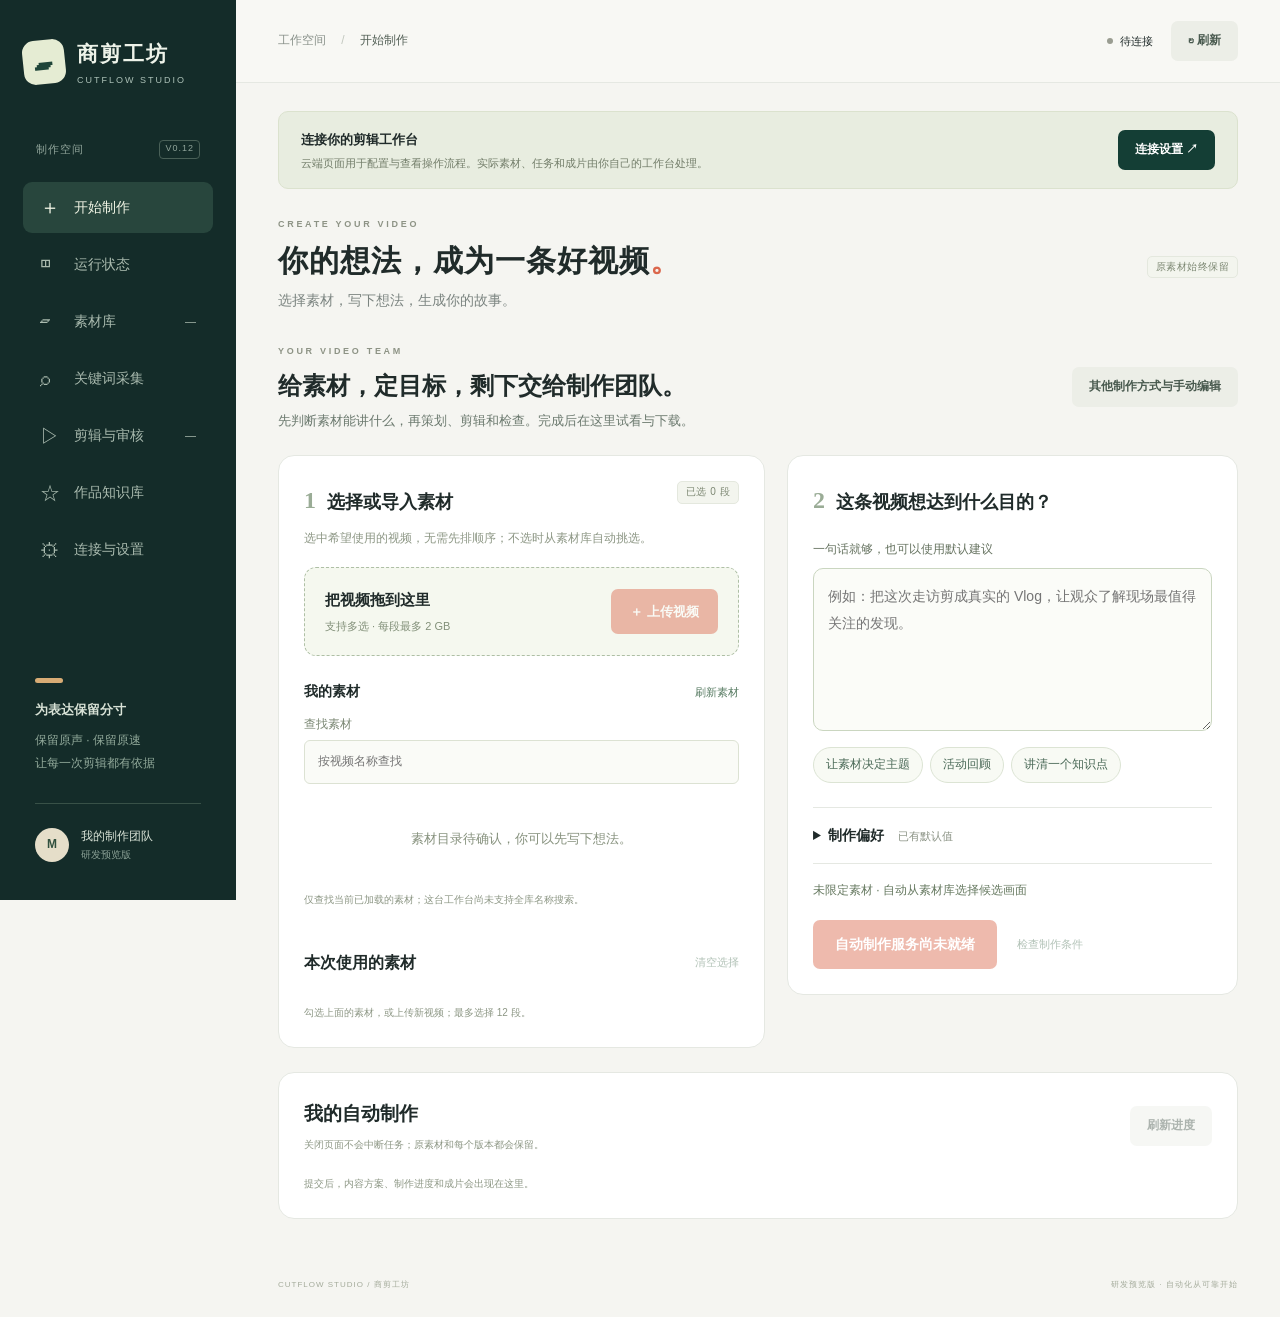
<file: web/index.html>
<!doctype html>
<html lang="zh-CN"><head><meta charset="utf-8"><meta name="viewport" content="width=device-width,initial-scale=1"><meta name="color-scheme" content="light"><meta name="description" content="商剪工坊：口播、课程、访谈的素材同步与精剪工作台。"><title>商剪工坊 · CutFlow Studio</title><link rel="stylesheet" href="style.css"><link rel="stylesheet" href="creator.css"><link rel="stylesheet" href="ideas.css"><link rel="stylesheet" href="production.css"><link rel="stylesheet" href="library.css"><link rel="stylesheet" href="progress-ui.css"><link rel="stylesheet" href="drafts.css"><link rel="stylesheet" href="queue-drafts.css"><link rel="stylesheet" href="director.css"></head>
<body class="creating">
<aside class="sidebar"><a class="brand" href="#create"><span class="brand-icon">▰</span><span>商剪工坊<small>CUTFLOW STUDIO</small></span></a><div class="workspace-label">制作空间 <span>V0.12</span></div><nav aria-label="主导航"><button class="nav active" data-page="create"><span>＋</span>开始制作</button><button class="nav" data-page="overview"><span>◫</span>运行状态</button><button class="nav" data-page="assets"><span>▱</span>素材库 <i id="assetBadge">—</i></button><button class="nav" data-page="collections"><span>⌕</span>关键词采集</button><button class="nav" data-page="jobs"><span>▷</span>剪辑与审核 <i id="jobBadge">—</i></button><button class="nav" data-page="knowledge"><span>☆</span>作品知识库</button><button class="nav" data-page="settings"><span>⚙</span>连接与设置</button></nav><div class="sidebar-bottom"><div class="small-dot"></div><strong>为表达保留分寸</strong><p>保留原声 · 保留原速<br>让每一次剪辑都有依据</p><div class="avatar-row"><span class="avatar">M</span><span>我的制作团队<small>研发预览版</small></span></div></div></aside>
<main><header><div class="crumb">工作空间 <span>/</span> <b id="pageTitle">开始制作</b></div><div class="header-right"><span id="connectionPill" class="pill neutral"><i></i>待连接</span><button class="button subtle" id="refreshButton">↻ 刷新</button></div></header>
<div class="content">
<section id="connectionBanner" class="connection-banner"><div><strong id="bannerTitle">连接你的剪辑工作台</strong><p id="bannerText">云端页面用于配置与查看操作流程。实际素材、任务和成片由你自己的工作台处理。</p></div><button class="button dark" id="connectButton">连接设置 ↗</button></section>
<section class="page active" id="page-create">
  <div class="page-heading creator-heading"><div><div class="eyebrow">CREATE YOUR VIDEO</div><h1>你的想法，成为一条好视频<span>。</span></h1><p>选择素材，写下想法，生成你的故事。</p></div><span class="tag light">原素材始终保留</span></div>
<section id="directorWorkspace" class="director-workspace" aria-label="自动制作工作台">
  <div class="director-intro"><div><span class="eyebrow">YOUR VIDEO TEAM</span><h2>给素材，定目标，剩下交给制作团队。</h2><p>先判断素材能讲什么，再策划、剪辑和检查。完成后在这里试看与下载。</p></div><button type="button" class="button subtle" id="directorManual">其他制作方式与手动编辑</button></div>
  <div class="director-layout"><div id="directorMaterialSlot"></div><section class="panel director-goal-panel">
    <h2><span class="step-number">2</span> 这条视频想达到什么目的？</h2>
    <label for="directorGoal">一句话就够，也可以使用默认建议</label><textarea id="directorGoal" maxlength="4000" rows="5" placeholder="例如：把这次走访剪成真实的 Vlog，让观众了解现场最值得关注的发现。"></textarea>
    <div class="director-suggestions"><button type="button" data-director-goal="根据这些素材，选择最有依据、最值得讲的一个主题。保留真实细节与原声，让观众看懂事情经过和一个有用的发现。">让素材决定主题</button><button type="button" data-director-goal="整理这次活动的真实过程、现场观点和有价值的交流，制作一条有重点的活动回顾。不虚构活动效果或参与者评价。">活动回顾</button><button type="button" data-director-goal="结合企业已保存的真实知识，从素材支持的一个问题切入，解释清楚原因与方法。品牌只在与内容相关时自然出现。">讲清一个知识点</button></div>
    <details class="director-settings"><summary>制作偏好 <span>已有默认值</span></summary><div class="form-row"><label>表达方式<select id="directorMode"><option value="auto">根据素材自动判断</option><option value="vlog">原声 Vlog</option><option value="story">企业知识与故事</option><option value="narrated">独白宣传</option></select></label><label>目标时长<select id="directorDuration"><option value="30">约 30 秒</option><option value="60">约 1 分钟</option><option value="90">约 1 分 30 秒</option></select></label></div><div class="form-row"><label>画面比例<select id="directorAspect"><option value="9:16">竖屏 9:16</option><option value="16:9">横屏 16:9</option><option value="original">跟随素材</option></select></label><label>作品名称（选填）<input id="directorTitle" maxlength="160" placeholder="按内容自动命名"></label></div><label>企业知识与小程序画面<select id="directorBrandUsage"><option value="auto">相关时自动使用</option><option value="required">本次需要使用</option><option value="off">本次只用所选视频</option></select></label><div class="director-checks"><label><input type="checkbox" id="directorSubtitles" checked>中文字幕</label><label><input type="checkbox" id="directorMusic" checked>轻音乐</label></div><button type="button" class="text-button" id="directorBrand">企业文化与品牌知识 →</button><p class="help">素材优先，不强凑时长。发布与群推送需另行操作。</p></details>
    <p id="directorSelectionStatus" class="media-status" role="status"></p><div id="directorPreflight" class="director-preflight" hidden></div><div class="director-submit"><button type="button" class="button primary" id="directorStart">开始自动制作 →</button><button type="button" class="text-button" id="directorCheck">检查制作条件</button></div><p id="directorMessage" class="media-status" role="status" aria-live="polite"></p>
  </section></div>
  <section class="director-results panel" id="directorResults"><div class="section-heading"><div><h2>我的自动制作</h2><p class="help">关闭页面不会中断任务；原素材和每个版本都会保留。</p></div><button type="button" id="directorRefresh" class="button subtle">刷新进度</button></div><div id="directorTaskList" class="director-task-list"></div><div id="directorTaskDetail"><p class="help">提交后，内容方案、制作进度和成片会出现在这里。</p></div><div id="directorMedia" hidden><p id="directorVideoStatus" class="media-status" role="status"></p><video id="directorVideo" controls playsinline preload="metadata"></video><div id="directorDownloads" class="director-downloads"></div></div><div class="director-revision" id="directorRevisionPanel" hidden><label for="directorRevision">想再改一下？</label><textarea id="directorRevision" rows="2" maxlength="2000" placeholder="例如：开头更直接、缩短到一分钟、保留更多现场原声。"></textarea><button type="button" class="button dark" id="directorRevise">按这句话生成新版本</button><p class="help">保存原版本，修改后会重新检查受影响的内容。</p></div></section>
</section>

  <section id="directorManualWorkspace" hidden><div class="director-back"><button type="button" class="button dark" id="directorBack">← 返回自动制作</button><p>原有制作方式与精细编辑仍可使用，草稿保持不变。</p></div>
  <div id="productionProgressBoard"></div><section id="workContext" class="work-context" hidden></section>
  <div class="production-modes" role="group" aria-label="选择视频类型">
    <button type="button" class="production-mode active" data-production-mode="story"><strong>企业故事 · 自动精剪</strong><small>依据企业知识写脚本，自动选材与精剪。</small></button>
    <button type="button" class="production-mode" data-production-mode="talking_head"><span class="production-mode-number">01 / PRESENTER</span><strong>人物口播</strong><small>选择人物形象，让人物说出你的讲稿。</small></button>
    <button type="button" class="production-mode" data-production-mode="narrated_promo"><span class="production-mode-number">02 / VOICEOVER</span><strong>独白宣传</strong><small>选择视频素材，配上完整独白与音乐。</small></button>
    <button type="button" class="production-mode" data-production-mode="vlog"><span class="production-mode-number">03 / ORIGINAL VLOG</span><strong>原声 Vlog</strong><small>只选素材和写一句想法，自动保留原声并整理成片。</small></button>
    <button type="button" class="production-mode" data-production-mode="brand_promo"><span class="production-mode-number">04 / EVENT & BRAND</span><strong>企业／沙龙宣传</strong><small>围绕活动亮点，制作一条有吸引力的邀请。</small></button>
  </div>
  <div class="production-toolbar"><p id="productionModeStatus" role="status" hidden></p><button type="button" class="text-button production-edit" data-production-mode="edit">只剪原视频 →</button></div>
  <div class="work-draft-toolbar"><button type="button" class="text-button" id="saveWorkDraftButton">保存草稿</button><button type="button" class="text-button" id="openWorkDraftsButton">我的草稿</button><button type="button" class="text-button" id="openBrandContext">品牌知识</button></div>
  <div class="creator-layout">
    <section class="panel production-presenter" id="productionPresenter" hidden>
      <h2><span class="step-number">1</span> 选择人物形象</h2>
      <p class="help">选择一张正面人像，生成嘴型同步的口播。人物身体保持静态。</p>
      <div class="presenter-tabs"><button type="button" class="button subtle active" data-presenter-kind="public">公共数字人</button><button type="button" class="button subtle" data-presenter-kind="personal">我的形象</button></div>
      <div id="presenterGallery" class="presenter-gallery"></div><p id="presenterEmpty" class="presenter-empty">正在读取可用形象。</p>
      <div id="presenterUpload" hidden><label class="production-check"><input type="checkbox" id="presenterConsent">我已获得此人物制作数字人口播的授权。</label><input type="file" id="presenterFile" accept="image/png,image/jpeg" hidden><button type="button" class="button dark" id="presenterUploadButton">上传我的正面照片</button><p class="help">PNG / JPG，最大 8 MB。清晰、无遮挡的正面照片效果更稳定。</p></div>
      <p class="help" id="presenterStatus" role="status"></p><p class="help">服装和背景随所选形象保存；生成新服装、任意换背景仍在开发中。</p>
    </section>
    <details id="productionMaterialPanel" class="material-options" open><summary id="storyMaterialSummary" hidden>自选素材与上传 <span>可选</span></summary>
    <section class="panel creator-materials" id="productionMaterials">
      <div class="section-heading"><div><h2 id="creatorMaterialsHeading"><span class="step-number">1</span> 选择素材</h2><p class="help" id="creatorMaterialsHint">已有素材直接勾选；新视频可以一次上传多个。</p></div><span id="creatorSelectedCount" class="tag light">已选 0 段</span></div>
      <div class="creator-upload" id="creatorDropZone"><div><strong>把视频拖到这里</strong><span>支持多选 · 每段最多 2 GB</span></div><button type="button" id="creatorUploadButton" class="button primary">＋ 上传视频</button><input type="file" id="creatorFileInput" multiple accept=".mp4,.mov,.mkv,.webm,.avi,.m4v,.mts" aria-label="上传制作素材，可多选" hidden></div>
      <p id="creatorUploadStatus" class="media-status" role="status" aria-live="polite"></p>
      <div class="creator-library-heading"><strong>我的素材</strong><button type="button" class="text-button" id="creatorRefreshAssets">刷新素材</button></div>
      <label class="creator-search">查找素材<input id="creatorAssetSearch" type="search" placeholder="按视频名称查找" autocomplete="off"></label>
      <div id="creatorAssetGrid" class="creator-asset-grid"><p class="help">正在读取你的素材…</p></div>
      <div class="creator-order-heading"><h3>本次使用的素材</h3><button type="button" id="creatorClearSelection" class="text-button">清空选择</button></div>
      <ol id="creatorSelection" class="creator-selection"></ol>
      <button type="button" class="button dark creator-next" id="creatorNext">下一步：写下想法 ↓</button>
    </section>
    </details>
    <section class="panel creator-brief-panel">
      <section id="storyEnterprise" class="story-enterprise" hidden><div class="section-heading"><h2><span class="step-number">1</span> 企业文化与知识</h2><button type="button" class="text-button" id="storyEditCulture">编辑</button></div><p id="brandCultureSummary">从企业文化、服务理念与真实业务出发，讲出有内容的故事。</p></section>
      <div class="section-heading"><div><h2><span class="step-number">2</span> 说说你想做什么</h2><p class="help">用途、时长、想突出的内容，都可以写在这里。</p></div></div>
      <label class="production-field" id="productionSubtypeField">这次做什么？<select id="productionSubtype"><option value="salon_promo">沙龙活动宣传 · 邀请参与</option><option value="salon_recap">沙龙活动回顾 · 呈现现场</option><option value="corporate">企业宣传 · 介绍价值</option></select></label>
      <div class="creator-idea-label"><label for="creatorBrief" class="creator-main-label">我对这条视频的想法</label><button type="button" class="idea-refine" id="ideaRefineButton">✦ 帮我完善想法</button></div>
      <textarea id="creatorBrief" maxlength="3000" rows="7" placeholder="例如：做一条30秒竖屏视频，按素材顺序拼接，保留原声，开头标题用“汽车托管，先看这三张清单”。"></textarea>
      <div class="idea-tools"><p id="ideaStatus" class="idea-status" role="status" aria-live="polite">一句简单想法也可以。先出完整方案，采用后才会替换原文。</p><button type="button" class="text-button idea-undo" id="ideaUndoButton" hidden>撤销采用</button></div>
      <div class="creator-examples"><span>试试这样写</span><button class="creator-chip" type="button" data-brief-example="做一条30秒竖屏视频，按素材顺序拼接，保留原声。">30 秒竖屏</button><button class="creator-chip" type="button" data-brief-example="保留完整，横屏，加一点轻音乐。">完整横屏＋轻音乐</button><button class="creator-chip" type="button" data-brief-example="把选中的素材按顺序拼接，保留原声，清理长停顿。">自然口播</button></div>
      <p id="productionScope" class="creator-scope" hidden>可按想法调整时长、比例、标题、停顿和音乐。当前按所选顺序制作初稿；自动挑选语义亮点、改写内容与新配音尚未接入。</p>
      <section class="production-script" id="productionScriptPanel">
        <div class="section-heading"><div><h3 id="productionScriptHeading">视频里实际说的话</h3></div><button type="button" class="button dark" id="productionWriteScript">✦ 按想法写讲稿</button></div>
        <textarea id="productionScript" rows="7" maxlength="1500" aria-label="视频独白讲稿" placeholder="这里的文字会被完整朗读。活动时间、地点、报名方式可以写进讲稿，也可在下方补充。"></textarea>
        <p id="productionScriptStatus" class="script-status" role="status" aria-live="polite"></p>
        <div id="productionScriptPreview" class="production-result" hidden><strong>新讲稿已准备好</strong><p id="productionScriptSuggestion"></p><p id="productionScriptAssumptions" class="help"></p><button type="button" class="button dark" id="productionAdoptScript">采用这版讲稿</button></div>
      </section>
      <section id="storyAssemblyPanel" class="story-assembly" hidden><div class="section-heading"><h2><span class="step-number">3</span> 画面与编排</h2><button type="button" class="button dark" id="storyPlanButton">自动选材与编排</button></div><div class="story-source-scope"><span id="storySourceScope">从素材库自动选择合适画面</span><button type="button" class="text-button" id="storyChooseMaterials">限定素材范围</button></div><p id="storyAssemblyStatus" class="media-status" role="status" aria-live="polite"></p><div id="storyAssemblyPreview"></div></section>
      <details class="creator-options production-options" id="productionOptions"><summary>更多设置</summary>
        <div class="form-row"><label>声音<select id="productionVoice"><option value="">正在读取可用声音…</option></select></label><label>表达语气<select id="productionStyle"><option value="professional">专业自然</option><option value="warm">亲切温暖</option><option value="energetic">轻快有活力</option></select></label></div>
        <div class="form-row"><label>画面比例<select id="productionAspect"><option value="9:16">竖屏 9:16</option><option value="16:9">横屏 16:9</option><option value="1:1">方形 1:1</option></select></label><label>讲稿目标时长<select id="productionDuration"><option value="45">约 45 秒</option><option value="30">约 30 秒</option><option value="60">约 60 秒</option><option value="90">约 90 秒</option></select></label></div>

        <label class="production-check"><input id="productionMusic" type="checkbox" checked>加入原创轻音乐</label>
        <label class="production-check"><input id="productionSubtitles" type="checkbox" checked>加入中文字幕</label>
        <label class="production-check" id="productionSupplementVisualsField"><input id="productionSupplementVisuals" type="checkbox" disabled>AI 补画面：片尾增加主题画面＋轻微运镜</label>
        <label class="production-check" id="productionGeneratedDialogueField"><input id="productionGeneratedDialogue" type="checkbox" disabled>AI 补台词：片尾增加衔接旁白，保留原声</label>
        <label class="production-check" id="productionLoopField"><input id="productionLoop" type="checkbox">素材不足时，允许重复使用所选画面</label>
        <label id="productionSourceAudioField">素材原声<select id="productionSourceAudio"><option value="mute">关闭，让独白更清晰</option><option value="low">降低音量，保留现场氛围</option></select></label>
        <label>片头标题（选填）<input id="productionOpeningTitle" maxlength="120" placeholder="不填则按想法安排片头"></label><label>品牌／活动名称（选填）<input id="productionBrand" maxlength="120" placeholder="使用真实名称，不填则不添加"></label>
        <div class="form-row"><label>活动时间（选填）<input id="productionDate" maxlength="80" placeholder="例如：11 月 15 日下午"></label><label>活动地点（选填）<input id="productionPlace" maxlength="160" placeholder="填写确认后的地点"></label></div>
        <label>报名或行动方式（选填）<input id="productionCTA" maxlength="200" placeholder="例如：联系活动负责人，了解报名详情"></label>
      </details>
      <label class="creator-work-title">作品名称（选填）<input id="creatorTitle" maxlength="160" placeholder="留空时根据想法命名"></label>
      <details class="creator-options" id="creatorOptions"><summary>更多设置</summary>
        <div class="form-row"><label>成片时长<select id="creatorDuration"><option value="">按想法 / 保留完整</option><option value="15">15 秒</option><option value="30">30 秒</option><option value="60">60 秒</option><option value="90">90 秒</option></select></label><label>画面比例<select id="creatorAspect"><option value="">按想法 / 跟随素材</option><option value="9:16">竖屏 9:16</option><option value="16:9">横屏 16:9</option><option value="1:1">方形 1:1</option><option value="original">跟随首段素材</option></select></label></div>
        <div class="form-row"><label>剪辑节奏<select id="creatorPace"><option value="">按想法 / 保留完整</option><option value="preserve">保留完整</option><option value="gentle">自然 · 清理长停顿</option><option value="compact">紧凑 · 清理较短停顿</option></select></label><label>原声<select id="creatorOriginalAudio"><option value="">按想法 / 保留原声</option><option value="true">保留素材原声</option><option value="false">关闭素材原声</option></select></label></div>
        <label>背景音乐<select id="creatorMusic"><option value="">按想法 / 不额外添加</option><option value="true">添加原创轻音乐</option><option value="false">不额外添加音乐</option></select></label>
        <label>开头标题（选填）<input id="creatorOpeningTitle" maxlength="100" placeholder="也可以直接在想法里写“开头标题用……”"></label>
        <label class="production-check"><input id="creatorSubtitles" type="checkbox" checked>加入中文字幕</label>
      </details>
      <div class="creator-submit"><div id="storyRenderHeading" class="story-render-heading" hidden><h2><span class="step-number">4</span> 自动精剪成片</h2><label class="production-check"><input id="storySubtitles" type="checkbox" checked>中文字幕</label></div><button type="button" class="button primary" id="creatorGenerate">生成视频 →</button><p id="creatorReadiness" class="help">先选素材，再写下你的想法。</p></div>
      <div id="creatorFeedback" class="media-status" role="status" aria-live="polite"></div>
      <div id="creatorResult" class="creator-result" hidden></div>
    </section>
  </div>
  </section>
</section>

<section class="page" id="page-overview"><div class="page-heading"><div><div class="eyebrow">YOUR WORDS, WELL EDITED</div><h1>把时间还给好内容<span>。</span></h1><p>从一段原始表达，到一条值得发布的视频。</p></div><button class="button primary" id="newJobButton">＋ 开始制作</button></div>
<div class="hero-grid"><section class="hero-card"><div class="hero-top"><span class="tag">口播 · 课程 · 访谈</span><span class="tiny">从素材到交付</span></div><h2>你负责讲清楚，<br>工作台负责理顺节奏。</h2><p>稳妥清理长停顿，保持讲话原速。<br>先看成片，再送达企业微信群。</p><div class="timeline-art" aria-hidden="true"><div class="playhead"></div><div class="ticks"><span>00:00</span><span>00:15</span><span>00:30</span><span>00:45</span></div><div class="video-track"><b>开场</b><b>核心表达</b><b>结尾</b></div><div class="audio-track"></div><div class="caption-track"><span>每一段表达</span><span>都值得被认真剪辑</span></div></div><div class="hero-footer"><span>01 / CONSERVATIVE EDIT</span><span>原片始终保留 ↗</span></div></section>
<section class="panel session-panel"><div class="section-heading"><h3>当前工作空间</h3><span class="tag light">实时数据</span></div><div class="stat-grid"><div><strong id="statAssets">—</strong><span>正式素材</span></div><div><strong id="statReview">—</strong><span>正式任务待审核</span></div><div><strong id="statPublished">—</strong><span>正式成片已推送</span></div><div><strong id="statActive">—</strong><span>正式任务处理中</span></div></div><div class="system-line"><span>剪辑服务</span><b id="serviceState">尚未连接</b></div><div class="system-line"><span>GPU 环境</span><b id="gpuState">尚未验证</b></div><div class="system-line"><span>企业微信</span><b id="wecomState">待配置机器人</b></div><p class="muted footnote">以上只统计正式素材与制作任务；技术自测记录单独保留。</p></section></div>
<section class="workflow panel"><div class="section-heading"><h3>一条清晰的交付路径</h3><span class="muted">素材不动，流程向前</span></div><div class="steps"><div><b>01</b><strong>素材投递</strong><p>放入指定文件夹<br>等待文件写入稳定</p></div><div><b>02</b><strong>可靠同步</strong><p>内容指纹去重<br>临时上传后原子落盘</p></div><div><b>03</b><strong>剪辑与检查</strong><p>停顿处理 · 音量整理<br>完整解码与时长检查</p></div><div><b>04</b><strong>审核与推送</strong><p>预览成片并确认<br>发送企微群文件</p></div></div></section>
<section class="panel"><div class="section-heading"><h3>最近的正式制作任务</h3><button class="text-button" data-goto="jobs">正式任务 →</button></div><div id="recentJobs" class="empty compact"><span class="empty-icon">▷</span><strong>还没有正式成片。</strong><p>放入口播/课程/访谈原视频后开始制作。</p></div></section></section>
<section class="page" id="page-assets"><div class="page-heading"><div><div class="eyebrow">MEDIA LIBRARY</div><h1>素材库<span>。</span></h1><p>保持原始素材完整，成片单独保存。</p></div><button class="button dark" id="scanButton">↻ 刷新素材</button></div><section id="localImportPanel" class="panel local-import-panel" hidden>
<div class="section-heading"><div><h3>从这台电脑导入视频</h3><p class="help">原文件保持完整。即使 GPU 暂时未连接，也可以先存入本机，等待自动同步。</p></div><span class="tag light">本机素材投递</span></div>
<div id="importDropZone" class="import-drop-zone"><span class="folder-icon" aria-hidden="true">▱</span><strong>把一段视频拖到这里</strong><span>或选择电脑里的视频文件</span><button class="button primary" type="button" id="chooseImportFile">选择视频</button><input id="importFile" type="file" accept=".mp4,.mov,.mkv,.webm,.avi,.m4v,.mts" hidden><small id="importLimit">单个视频不超过 2 GB</small></div>
<div class="import-selection"><div><strong id="importSelectedName">尚未选择视频</strong><p class="help" id="importSelectedSize">支持 MP4、MOV、MKV、WebM、AVI、M4V、MTS</p></div><label>同步后怎样处理<select id="importMode"><option value="library">只入库，选择素材后再生成（默认）</option><option value="gentle">自动做一版口播初剪</option><option value="preserve">保留完整 · 品牌片 / 已有成片</option></select></label></div>
<p class="help" id="importModeHelp">适合口播、课程、访谈：清理较长停顿，保留原始语速。</p><div class="form-buttons"><button class="button primary" id="startImportButton" type="button" disabled>导入到本机</button><button class="button subtle" id="openInboxButton" type="button">打开素材文件夹</button></div>
<div id="importProgressBox" class="import-progress" hidden><progress id="importProgress" max="100" value="0"></progress><span id="importProgressText"></span></div><p id="importFeedback" class="media-status" role="status" aria-live="polite"></p>
<div class="section-heading import-history-heading"><h3>本机导入记录</h3><button class="text-button" id="refreshImportsButton" type="button">刷新同步状态</button></div><div id="localImportsList"><p class="help">正在读取本机素材记录…</p></div></section>
<div class="panel folder-panel"><span class="folder-icon">▱</span><div><strong>素材位置</strong><p id="inboxPath">在本地工作台导入视频后，素材会自动同步到 GPU。</p><details class="folder-details"><summary>查看远端目录信息</summary><p id="remoteInboxPath">连接服务后读取</p></details></div></div><div class="section-heading"><h3>已同步到 GPU 的素材</h3><span class="muted">勾选素材或点击「选择这段素材」，然后到开始制作填写想法</span></div><div id="assetsList" class="asset-grid"><div class="empty panel"><span class="empty-icon">▱</span><strong>还没有读取素材</strong><p>连接工作台后，这里显示文件夹中的真实视频。</p></div></div></section>
<section class="page" id="page-collections">
<div class="page-heading"><div><div class="eyebrow">DISCOVER & COLLECT</div><h1>为下一条视频找素材<span>。</span></h1><p>按关键词搜索抖音，保留来源，集中查看采集结果。</p></div><button class="button dark" id="refreshCollections">↻ 刷新采集</button></div>
<div class="collection-guide panel"><div><span class="tag light" id="browserCollectorStatus">尚未连接</span><h3>网页登录采集</h3><p>在这台电脑双击「启动抖音采集.cmd」。独立 Chrome 窗口中登录抖音后，保持采集器运行；任务会依次搜索并尝试下载可用视频。</p><p class="help">需要登录或验证码时，由你在窗口中完成。下载不可用时会保留原始链接与原因。</p></div><div class="collection-guide-next"><strong>下载后怎样使用？</strong><p>双击「采用采集素材.cmd」，选择视频并记录使用授权。选中的视频进入素材投递箱，再自动同步到 GPU。</p><small>普通网页可观看，不代表已获得商用授权。</small></div></div>
<div class="collection-grid"><section class="panel"><div class="section-heading"><h3>关键词任务</h3><span class="tag light" id="collectionTaskCount">—</span></div>
<form id="collectionTaskForm"><label>搜索关键词<input id="collectionKeyword" required maxlength="100" placeholder="例如：汽车托管"></label><div class="form-row"><label>收集频率<select id="collectionFrequency"><option value="21600">每 6 小时</option><option value="86400">每天</option><option value="3600">每小时</option><option value="0">仅手动</option></select></label><label>每次最多<input id="collectionLimit" type="number" min="1" max="10" value="5" required></label></div><button class="button primary full" type="submit" style="margin-top:18px">＋ 添加关键词</button></form><div id="collectionTasks" class="collection-tasks"><div class="empty compact"><p>连接工作台后读取任务。</p></div></div></section>
<section class="panel"><div class="section-heading"><h3>采集结果</h3><span class="tag light" id="collectionItemCount">—</span></div><div class="collection-filters"><label>关键词<select id="collectionTaskFilter"><option value="">全部关键词</option></select></label><label>使用标记<select id="collectionRightsFilter"><option value="">全部</option><option value="unknown">待确认</option><option value="owned">自有素材</option><option value="licensed">已有授权</option><option value="reference">仅作参考</option></select></label></div><div id="collectionItems"><div class="empty compact"><strong>还没有采集结果</strong><p>首次采集需要本机采集器运行。</p></div></div><details class="collection-import"><summary>补充已有的抖音视频链接</summary><form id="collectionImportForm"><label>视频完整链接<input id="collectionSourceUrl" type="url" required placeholder="https://www.douyin.com/video/…"></label><label>标题（选填）<input id="collectionSourceTitle" maxlength="1000"></label><button class="button subtle" type="submit" style="margin-top:14px">保存参考链接</button></form></details></section></div>
</section><section class="page" id="page-jobs"><div class="page-heading"><div><div class="eyebrow">EDIT & REVIEW</div><h1>让成片经得起回看<span>。</span></h1><p>每个任务都保留剪辑决策、检查结果和发送状态。</p></div><button class="button primary" id="newJobButton2">＋ 开始制作</button></div><div class="filter-row"><button class="filter active" data-filter="all">全部正式任务</button><button class="filter" data-filter="review">等待审核</button><button class="filter" data-filter="published">已推送</button><button class="filter" data-filter="failed">需要处理</button><button class="filter" data-filter="technical_test">技术自测（非成片） <span id="technicalTestCount">—</span></button></div><div id="jobsProgressBoard"></div><section class="panel" id="jobsList"></section></section>
<section class="page" id="page-knowledge"><div class="page-heading"><div><div class="eyebrow">YOUR CREATIVE LIBRARY</div><h1>把好作品，变成下次的灵感<span>。</span></h1><p>收藏、标注、参考制作。每次修改都生成新版本，原片始终保留。</p></div><button class="button primary" data-goto="jobs">从成片中收藏 ＋</button></div><section class="panel brand-context-panel" id="brandContextPanel"><div class="section-heading"><div><h2>品牌知识</h2><p class="help">保存一次，之后策划、写稿和制作时自动参考。</p></div><button type="button" class="text-button" id="brandContextReload">重新读取</button></div><form id="brandContextForm"><label class="brand-culture-field">企业文化与理念<textarea id="brandCulture" rows="4" maxlength="5000" placeholder="我们为什么做这件事、坚持的原则、希望客户感受到的价值"></textarea></label><label>托管模式与业务规则<textarea id="brandFacts" rows="5" maxlength="5000" placeholder="填写已确认的服务范围、交接流程、双方责任和风险处理规则"></textarea></label><label>平台优势<textarea id="brandAdvantages" rows="4" maxlength="5000" placeholder="填写有事实依据的优势，模型会结合内容自然表达"></textarea></label><label>小程序功能<textarea id="brandMiniapp" rows="4" maxlength="5000" placeholder="例如：实际有哪些页面、用户怎样查看信息或提交需求"></textarea></label><label>长期创作偏好<textarea id="brandCreativeRules" rows="5" maxlength="5000" placeholder="你喜欢的故事结构、表达风格和希望反复传递的知识"></textarea></label><div class="brand-context-actions"><button class="button primary" type="submit" id="brandContextSave">保存品牌知识</button><p class="help" id="brandContextStatus" role="status"></p></div></form><div class="brand-screenshot-heading"><h3>小程序截图</h3><button type="button" class="button subtle" id="brandScreenshotChoose">＋ 添加截图</button><input type="file" id="brandScreenshotFile" accept="image/png,image/jpeg,image/webp" hidden></div><p class="help">PNG、JPG、WebP，每张最多 8 MB。</p><div id="brandScreenshots" class="brand-screenshots"></div></section><div class="knowledge-toolbar"><label>搜索作品<input id="knowledgeSearch" type="search" placeholder="作品名、标签或标注" maxlength="200"></label><label class="production-check"><input id="knowledgeFavorites" type="checkbox" checked>只看优秀作品</label><button id="knowledgeRefresh" class="button subtle">刷新</button></div><p class="help" id="knowledgeStatus" role="status"></p><div id="knowledgeCards" class="knowledge-grid"></div><p class="help">“参考学习”使用已有讲稿、制作参数和你的标注。尚未自动分析视频画面或训练新模型。</p></section>
<section class="page" id="page-settings"><div class="page-heading"><div><div class="eyebrow">YOUR PRODUCTION SETUP</div><h1>连接你的制作环境<span>。</span></h1><p>素材和密钥保留在你自己的电脑与 GPU 服务中。</p></div></div><div class="settings-grid"><section class="panel"><div class="section-heading"><h3>工作台连接</h3><span class="tag light">服务访问</span></div><form id="connectionForm"><label>剪辑服务地址<input id="apiBase" type="url" placeholder="https://你的剪辑服务地址" autocomplete="off"></label><p class="help">在本地打开工作台时无需填写地址。云端页面连接远程服务需要 HTTPS 与服务端允许该站点来源。</p><label>工作台访问令牌<input id="apiToken" type="password" placeholder="启动器自动生成的访问令牌" autocomplete="off"></label><p class="help">仅在当前页面内存中使用。不要填写企业微信机器人密钥。</p><div class="form-buttons"><button class="button primary" type="submit">连接并检查</button><button class="button subtle" id="disconnectButton" type="button">断开</button></div></form><div class="local-access"><strong>在这台电脑上运行？</strong><p>双击项目中的「启动工作台.cmd」，随后使用启动器打开的页面。</p><a href="http://127.0.0.1:8765/" class="text-button" target="_blank" rel="noopener">打开本地工作台 ↗</a></div></section><section class="panel"><div class="section-heading"><h3>第一版的交付边界</h3></div><ul class="capability-list"><li><span class="check">✓</span><div><b>基础剪辑与可回溯时间线</b><p>长静音修剪、原速拼接、音量标准化、成片检查。</p></div></li><li><span class="check">✓</span><div><b>文件同步与内部群文件推送</b><p>需配置 SSH 与机器人；未配置时会明确阻止发送。</p></div></li><li><span class="pending">◷</span><div><b>语义精剪与品牌包装</b><p>语音转写、重复句识别、镜头补充和品牌模板待实片开发验收。</p></div></li><li><span class="pending">◷</span><div><b>无人值守商用质量</b><p>尚未达成。第一阶段保留人工审核，先建立合格样片与质量标准。</p></div></li></ul><button class="button subtle full" id="downloadPreset">下载剪辑参数模板 ↓</button></section></div></section>
<footer><span>CUTFLOW STUDIO / 商剪工坊</span><span>研发预览版 · 自动化从可靠开始</span></footer>
</div></main>
<dialog id="jobDialog"><form id="jobForm"><div class="dialog-heading"><div><div class="eyebrow">NEW PRODUCTION</div><h2>新建剪辑任务</h2></div><button type="button" class="close-button" data-close="jobDialog" aria-label="关闭">×</button></div><label>选择素材<select id="sourceSelect" required><option value="">先连接工作台并扫描素材</option></select></label><label>任务名称<input id="jobTitle" required maxlength="160" placeholder="例如：访谈第一集 · 初剪"></label><div class="form-row"><label>处理方式<select id="editPreset"><option value="gentle">自然表达（推荐）</option><option value="course">课程讲解 · 保留思考</option><option value="compact">紧凑口播 · 需仔细审核</option><option value="preserve">保留完整 · 品牌片 / 已有成片</option></select></label><label>画面比例<select id="aspect"><option value="original">保留原始比例</option><option value="16:9">横屏 16:9 · 等比留边</option><option value="9:16">竖屏 9:16 · 等比留边</option></select></label></div><div class="note" id="presetHelp">按音量检测长停顿，不会理解语义或自动删除口误。保留人物画面与原始语速；成片进入审核区。</div><button class="button primary full" type="submit" id="submitJob">开始处理 →</button></form></dialog>
<dialog id="reviewDialog" class="review-dialog"><div class="dialog-heading"><div><div class="eyebrow" id="reviewEyebrow">FINAL REVIEW</div><h2 id="reviewTitle">成片审核</h2></div><button class="close-button" data-close="reviewDialog" aria-label="关闭">×</button></div><section id="technicalTestNotice" class="note" hidden style="border:1px solid #d6a55c;background:#fff7e5;color:#593f1c"><h3 style="font-size:20px;line-height:1.4;margin:0 0 10px">测试图案，仅用于链路检查，不是商业视频</h3><p id="diagnosticReason"></p></section><p id="reviewVideoStatus" class="media-status" role="status" aria-live="polite"></p><video id="reviewVideo" controls controlslist="nodownload" playsinline preload="metadata"></video><div id="compatibilityControls" hidden style="margin:10px 0 18px"><button id="reloadVideoButton" class="button subtle">重新加载视频</button> <a id="standaloneVideoLink" class="button subtle" target="_blank" rel="noopener">独立播放 ↗</a> <button id="compatibilityButton" class="button subtle">画面空白或无声？切换兼容播放</button><p id="compatibilityStatus" class="help" role="status" aria-live="polite"></p></div><section id="creationReviewBrief" class="creator-review-brief" hidden></section><div id="reviewProgress"></div><section id="workActions" class="work-actions" hidden></section><section id="queueDraftActions" class="work-actions" hidden></section><div id="reviewDetails"></div><div class="review-actions" id="reviewActions"><button id="downloadVideoButton" class="button subtle" disabled>下载成片 ↓</button><button id="retryJobButton" class="button subtle" hidden>重新处理任务</button><button id="approveButton" class="button primary">确认审核通过</button><button id="publishButton" class="button dark">推送到企业微信群</button></div><p class="help" id="reviewHelp">推送会向已配置的群机器人发送成片文件。网络结果不确定时，请先到群内核实，避免重复发送。</p></dialog>
<dialog id="sourceDialog" class="review-dialog"><div class="dialog-heading"><div><div class="eyebrow">SOURCE PREVIEW</div><h2 id="sourceTitle">原片预览</h2></div><button class="close-button" data-close="sourceDialog" aria-label="关闭">×</button></div><p id="sourceVideoStatus" class="media-status" role="status" aria-live="polite"></p><video id="sourceVideo" controls controlslist="nodownload" playsinline preload="metadata"></video><p id="sourceDetails" class="help"></p><button id="sourceStartButton" class="button primary" type="button">选择这段素材，写下想法 →</button></dialog>
<dialog id="ideaDialog" class="idea-dialog"><div class="dialog-heading"><div><div class="eyebrow">DEVELOP YOUR IDEA</div><h2>把一个想法，展开成完整方案</h2></div><button type="button" class="close-button" id="ideaCloseButton" aria-label="关闭完善想法">×</button></div><div class="idea-body"><p class="idea-intro">先看方案，再决定是否采用。关闭窗口后，已提交的完善任务会继续进行。</p><h3>你原来的想法</h3><div class="idea-original" id="ideaOriginal"></div><div class="idea-loading" id="ideaLoading" role="status" hidden></div><p id="ideaFailure" class="idea-failure" role="status" hidden></p><section id="ideaResultSection" hidden><h3><label for="ideaEditor">完善后的创意方案 · 可以继续改</label></h3><textarea id="ideaEditor" class="idea-editor" maxlength="2400" rows="13"></textarea><h3>本次可自动执行的剪辑要求</h3><div id="ideaExecution" class="idea-execution"></div><p class="help">这里用于展开创意。带独白的宣传片会以制作页的讲稿为准；采用想法后，请在讲稿区确认实际要说的话。</p><h3>待补充或核实的内容</h3><div id="ideaAssumptions" class="idea-assumptions"></div><p id="ideaChanged" class="idea-changed" hidden>你已修改原想法、素材或设置。为避免覆盖新内容，请按当前想法重新完善。</p></section></div><div class="idea-actions"><button type="button" class="button secondary" id="ideaRetryButton" hidden>核对 / 重试</button><button type="button" class="button secondary" id="ideaAgainButton">按当前想法再完善</button><button type="button" class="button primary" id="ideaApplyButton" disabled>采用这版想法</button></div></dialog>
<dialog id="knowledgeDialog" class="work-dialog"><form id="knowledgeForm"><div class="dialog-heading"><div><div class="eyebrow">KEEP WHAT WORKS</div><h2>这条作品好在哪里？</h2></div><button type="button" class="close-button" data-close="knowledgeDialog" aria-label="关闭收藏">×</button></div><label>作品名称<input id="knowledgeTitle" maxlength="160" required></label><label class="production-check"><input type="checkbox" id="knowledgeFavorite" checked>标为优秀作品，允许下次参考</label><label>标签<input id="knowledgeTags" maxlength="280" placeholder="例如：沙龙、专业、好开场（逗号分隔）"></label><label>值得学习的地方<textarea id="knowledgeNotes" rows="4" maxlength="2000" placeholder="例如：开场先说老板的难题，中间给出三个交流价值，结尾邀请报名。"></textarea></label><fieldset class="learn-fields"><legend>下次参考哪些方面？</legend><label><input type="checkbox" value="opening" checked>开场</label><label><input type="checkbox" value="structure" checked>文案结构</label><label><input type="checkbox" value="cta" checked>结尾方式</label><label><input type="checkbox" value="tone" checked>表达语气</label><label><input type="checkbox" value="visual_format" checked>画幅</label><label><input type="checkbox" value="music" checked>配乐设置</label><label><input type="checkbox" value="subtitles" checked>字幕设置</label><label><input type="checkbox" value="notes" checked>我的标注</label></fieldset><section id="knowledgeConflict" class="note" hidden><p id="knowledgeConflictText"></p><button type="button" class="button subtle" id="knowledgeRebase">基于最新版本保存我的标注</button><p class="help">旧标注版本仍会保留。也可以关闭窗口，重新打开查看最新标注。</p></section><p id="knowledgeSaveStatus" class="help" role="status"></p><button id="knowledgeSave" type="submit" class="button primary full">保存到作品知识库</button></form></dialog>
<dialog id="variantDialog" class="work-dialog"><div class="dialog-heading"><div><div class="eyebrow">A NEW VERSION</div><h2 id="variantTitle">一键改文案</h2></div><button class="close-button" data-close="variantDialog" aria-label="关闭新版本">×</button></div><p id="variantOriginal" class="help"></p><label>希望怎么改？<textarea id="variantInstruction" rows="4" maxlength="1800" placeholder="例如：更口语化，开头直接讲租赁老板的难题，结尾邀请参加沙龙。"></textarea></label><div class="work-quick"><button class="creator-chip" data-rewrite-tip="更简洁，保留核心信息，不增加新的业务事实。">更简洁</button><button class="creator-chip" data-rewrite-tip="更口语化，句子短一些，适合直接朗读。">更口语</button><button class="creator-chip" data-rewrite-tip="开头更有吸引力，以受众关心的问题切入；不编造数字或承诺。">更好的开头</button></div><p class="help">先生成新讲稿，采用后再制作新视频。原作品不变。</p><button id="variantRewrite" class="button primary full">按要求改写讲稿 →</button><p id="variantStatus" class="help" role="status"></p></dialog>
<dialog id="faceSwapDialog" class="work-dialog"><div class="dialog-heading"><h2>原视频换脸</h2><button class="close-button" data-close="faceSwapDialog" aria-label="关闭原视频换脸">×</button></div><p id="faceSwapReason"></p><p class="help">目标流程：选择原视频 → 选择已授权人物 → 保留原动作和原声，生成新版本。当前暂不能提交此类任务。</p><button class="button dark" data-close="faceSwapDialog">知道了</button></dialog>
<div id="toast" class="toast" role="status" aria-live="polite"></div><script src="app.js" defer></script><script src="compatible-preview.js" defer></script><script src="local-imports.js" defer></script><script src="asset-browser.js" defer></script><script src="asset-insights.js" defer></script><script src="creator.js" defer></script><script src="ideas.js" defer></script><script src="production.js" defer></script><script src="story-workflow.js" defer></script><script src="collections.js" defer></script><script src="progress-ui.js" defer></script><script src="library.js" defer></script><script src="drafts.js" defer></script><script src="brand-context.js" defer></script><script src="queue-drafts.js" defer></script><script src="director.js" defer></script></body></html>
</file>
<file: web/style.css>
@import url('data:text/css,');
[hidden]{display:none!important}
.local-import-panel{margin-bottom:24px}.local-import-panel .help,.media-status{font-size:12px;line-height:1.8}.local-import-panel label,.local-import-panel .button,.review-actions .button,#sourceStartButton{font-size:13px}.import-drop-zone{border:1px dashed #a6b89c;border-radius:12px;background:#f7f9f2;display:flex;flex-direction:column;align-items:center;justify-content:center;gap:8px;padding:26px 20px;text-align:center}.import-drop-zone>strong{font-size:16px;font-weight:600}.import-drop-zone>span:not(.folder-icon){font-size:12px;color:#7b8872}.import-drop-zone>.button{margin:7px 0}.import-drop-zone>small{font-size:11px;color:#7c8973}.import-drop-zone.drag-over{background:#e5efdc;border-color:#386b4d;outline:2px solid #a3be91;outline-offset:3px}.import-selection{display:grid;grid-template-columns:minmax(0,1fr) minmax(220px,0.65fr);align-items:center;gap:24px;margin-top:18px}.import-selection strong{font-size:14px;overflow-wrap:anywhere}.import-selection label{margin:0}.import-history-heading{margin-top:28px;padding-top:24px;border-top:1px solid var(--line)}.import-progress{margin-top:20px;display:flex;align-items:center;gap:16px;font-size:12px;color:#526a4b}.import-progress progress{flex:1;width:100%;height:12px;accent-color:#416c48}.media-status{color:#667960;margin:16px 0 0;min-height:1.7em}.media-status:empty{display:none}.media-status.error{color:#a14d36}.local-import-row{display:grid;grid-template-columns:minmax(0,1fr) auto auto;align-items:center;gap:18px;padding:16px 0;border-bottom:1px solid #edf0e7}.local-import-row:last-child{border-bottom:0}.local-import-row strong{font-size:13px;overflow-wrap:anywhere}.local-import-row p{font-size:11px;color:#7d8874;margin:6px 0 0}.local-import-row .status{font-size:11px}.folder-details{margin-top:8px;font-size:11px;color:#89927f}.folder-details summary{cursor:pointer}.asset-poster[data-preview]{width:100%;border:0;display:flex;flex-direction:column;align-items:center;justify-content:center;gap:3px}.asset-poster[data-preview] small{font-size:12px}.asset-poster[data-preview]:hover{background:#e5eddc}#reviewVideoStatus+#reviewVideo,#sourceVideoStatus+#sourceVideo{margin-top:12px}#reviewActions{flex-wrap:wrap}.asset-body p{overflow-wrap:anywhere}@media(max-width:800px){.import-selection{grid-template-columns:1fr;gap:12px}.local-import-row{grid-template-columns:minmax(0,1fr) auto;gap:10px}.local-import-row>.button,.local-import-row>.help{grid-column:1/-1;justify-self:start}.import-progress{flex-direction:column;align-items:stretch;gap:8px}.filter-row{flex-wrap:wrap}}
:root{--bg:#f5f5f1;--paper:#fff;--ink:#202b2a;--muted:#7b8480;--line:#e5e8e2;--green:#143e35;--accent:#db674c;--sidebar:#142c29;--radius:16px}*{box-sizing:border-box}body{margin:0;background:var(--bg);color:var(--ink);font-family:Inter,"Segoe UI","Microsoft YaHei",sans-serif;font-size:14px;line-height:1.65}button,input,select{font:inherit}button,a{-webkit-tap-highlight-color:transparent}button{cursor:pointer}button:disabled{opacity:.45;cursor:not-allowed}a{color:inherit;text-decoration:none}button:focus-visible,a:focus-visible,input:focus-visible,select:focus-visible{outline:3px solid #e6a28d;outline-offset:3px}.sidebar{width:236px;position:fixed;inset:0 auto 0 0;background:var(--sidebar);color:#eef3e9;padding:37px 23px;display:flex;flex-direction:column}.brand{display:flex;gap:12px;align-items:center;font-size:21px;font-weight:700;letter-spacing:2px}.brand-icon{display:grid;place-items:center;background:#e5ecd3;color:#1e4438;width:42px;height:44px;border-radius:12px;font-size:33px;transform:rotate(-6deg)}small{display:block}.brand small{font-size:9px;font-weight:500;letter-spacing:2px;color:#adc2b8;margin-top:1px}.workspace-label{display:flex;justify-content:space-between;font-size:11px;color:#91a59b;letter-spacing:1px;margin:53px 13px 17px}.workspace-label span{border:1px solid #496057;border-radius:4px;padding:0 5px;font-size:9px}.nav{display:flex;align-items:center;gap:13px;border:0;background:none;color:#aabbaf;width:100%;padding:14px 17px;border-radius:9px;text-align:left;margin:6px 0}.nav span{font-size:20px;width:21px;line-height:1}.nav.active{background:#28463d;color:#f0f4e4}.nav:hover{background:#29473e}.nav i{margin-left:auto;font-style:normal;font-size:11px}.sidebar-bottom{margin-top:auto;padding:55px 12px 0;font-size:12px;color:#91a99a}.sidebar-bottom strong{color:#d8e2d6;font-size:13px}.sidebar-bottom p{line-height:1.9;margin:8px 0 28px}.small-dot{height:5px;width:28px;border-radius:4px;background:#d8ac75;margin-bottom:16px}.avatar-row{border-top:1px solid #385147;padding-top:23px;display:flex;align-items:center;gap:12px;color:#d8e2d6}.avatar-row small{font-size:10px;color:#8aa095}.avatar{display:grid;place-items:center;background:#e5dec9;color:#30503e;width:34px;height:34px;border-radius:50%;font-weight:700}main{margin-left:236px}header{display:flex;justify-content:space-between;align-items:center;padding:21px 42px;border-bottom:1px solid var(--line);background:#f8f8f4}.crumb{font-size:12px;color:#8a928b}.crumb span{margin:0 12px;color:#c3c8bf}.crumb b{color:#536056;font-weight:500}.header-right{display:flex;gap:18px;align-items:center}.pill{font-size:11px;display:inline-flex;align-items:center;gap:7px}.pill i{width:6px;height:6px;background:#9a9d91;border-radius:50%}.pill.online i{background:#3e8a69}.button{border:0;padding:10px 17px;border-radius:7px;font-size:12px;font-weight:600;display:inline-flex;align-items:center;justify-content:center;gap:8px;white-space:nowrap;transition:transform .15s,background .15s}.button:hover{transform:translateY(-1px)}.primary{background:var(--accent);color:white}.primary:hover{background:#c6563d}.dark{background:var(--green);color:#fff}.subtle{background:#eceee7;color:#48594e}.full{width:100%}.content{padding:28px 42px 0;max-width:1600px;margin:auto}.connection-banner{background:#e8ede0;border:1px solid #dbe2ce;display:flex;justify-content:space-between;align-items:center;padding:16px 22px;border-radius:10px;gap:20px}.connection-banner strong{font-size:13px}.connection-banner p{margin:3px 0 0;font-size:11px;color:#727d69}.connection-banner.connected{background:#edf2e9}.page{display:none}.page.active{display:block}.page-heading{display:flex;justify-content:space-between;align-items:center;margin:33px 0 25px;gap:20px}.eyebrow{font-size:9px;letter-spacing:2.7px;color:#8d9385;font-weight:700}.page-heading h1{font-size:31px;font-weight:600;letter-spacing:1px;margin:6px 0 5px;line-height:1.55}.page-heading h1 span{color:var(--accent)}.page-heading p{color:var(--muted);margin:4px 0;font-size:12px}.hero-grid{display:grid;grid-template-columns:1.65fr 1fr;gap:22px;margin-bottom:22px}.hero-card{overflow:hidden;background:#e6eadc;border:1px solid #e1e6d5;padding:24px 30px 18px;border-radius:var(--radius);position:relative}.hero-top{display:flex;align-items:center;justify-content:space-between}.tag{display:inline-block;border:1px solid #b8c4ab;border-radius:5px;font-size:10px;padding:2px 8px;color:#46644b;letter-spacing:.5px}.tag.light{background:#f3f5ee;border-color:#e4e8de;color:#7d8873}.tiny{font-size:10px;color:#89947d}.hero-card h2{font-size:29px;font-weight:600;line-height:1.5;margin:24px 0 10px;letter-spacing:1px}.hero-card>p{font-size:12px;color:#737e6c;line-height:1.9;margin:0 0 24px}.timeline-art{position:relative;padding:0 8px 0 0}.ticks{display:flex;justify-content:space-between;font-size:9px;color:#9aa58f;margin-bottom:10px;font-family:monospace}.video-track{display:flex;gap:4px;height:31px}.video-track b{background:#9db29a;color:#fff;font-size:9px;padding:8px 13px;border-radius:4px;font-weight:400;flex:1}.video-track b:nth-child(2){flex:2.5;background:#698e78}.video-track b:nth-child(3){background:#bdc6a5}.audio-track{height:20px;border-radius:3px;margin:4px 0;background:repeating-linear-gradient(90deg,transparent 0 3px,#a8baa2 3px 5px,transparent 5px 8px,#bccaae 8px 10px);clip-path:polygon(0 30%,5% 20%,10% 40%,20% 0,30% 35%,40% 0,50% 25%,60% 15%,70% 35%,80% 5%,90% 20%,100% 35%,100% 70%,90% 80%,80% 100%,70% 65%,60% 85%,50% 75%,40% 100%,30% 65%,20% 100%,10% 60%,5% 80%,0 70%)}.caption-track{display:flex;gap:8px}.caption-track span{font-size:8px;color:#b88d58;background:#dedac2;border-radius:3px;padding:2px 11px}.playhead{position:absolute;top:7px;left:41%;height:106px;width:1px;background:var(--accent);z-index:1}.playhead:before{content:'';position:absolute;top:0;left:-3px;width:7px;height:7px;background:var(--accent);transform:rotate(45deg)}.hero-footer{display:flex;justify-content:space-between;margin-top:23px;font-size:8px;letter-spacing:1px;color:#8b977e}.panel{background:var(--paper);border:1px solid var(--line);border-radius:var(--radius);padding:25px}.section-heading{display:flex;justify-content:space-between;align-items:center;gap:14px;margin-bottom:21px}.section-heading h3{font-weight:600;font-size:14px;margin:0}.muted{color:var(--muted);font-size:11px}.stat-grid{display:grid;grid-template-columns:1fr 1fr;gap:26px 16px;margin:23px 0 29px}.stat-grid div{display:flex;flex-direction:column}.stat-grid strong{font-size:32px;font-weight:400;line-height:1.25;font-family:Georgia,serif}.stat-grid span{font-size:10px;color:#8a9589;margin-top:7px}.system-line{display:flex;justify-content:space-between;border-top:1px solid #eff0eb;font-size:10px;padding:10px 0}.system-line>span{color:#8b948b}.system-line b{font-weight:500;color:#697869}.footnote{font-size:9px;margin-top:13px}.workflow{margin-bottom:22px}.steps{display:grid;grid-template-columns:repeat(4,1fr);padding:8px 0 3px}.steps>div{padding:0 22px;border-right:1px solid var(--line)}.steps>div:first-child{padding-left:0}.steps>div:last-child{border:0}.steps b{font-family:Georgia,serif;display:inline-block;font-size:20px;font-weight:400;color:#abb29e;margin-right:13px}.steps strong{font-size:12px;font-weight:600}.steps p{font-size:10px;color:#8c9588;line-height:1.8;margin:9px 0 0}.text-button{border:0;background:none;color:#577b62;font-size:11px;padding:0;cursor:pointer}.empty{padding:40px 20px;text-align:center;color:#889281;display:flex;flex-direction:column;align-items:center;justify-content:center}.empty-icon{font-size:30px;color:#bac3ae;display:block;margin-bottom:8px}.empty strong{color:#65715e;font-size:12px;font-weight:500}.empty p{font-size:11px;margin:8px 0}.empty.compact{padding:20px}.folder-panel{display:flex;align-items:center;gap:18px;margin-bottom:22px}.folder-icon{font-size:32px;color:#819770}.folder-panel strong{font-size:12px}.folder-panel p{font-size:11px;color:#8b9588;margin:4px 0;overflow-wrap:anywhere}.asset-grid{display:grid;grid-template-columns:repeat(3,1fr);gap:20px}.asset-grid>.empty{grid-column:1/-1}.asset-card{padding:0;overflow:hidden}.asset-poster{height:140px;background:linear-gradient(135deg,#e0e7d8,#f1f3ec);display:grid;place-items:center;color:#8ca17e;font-size:38px}.asset-body{padding:19px}.asset-body h3{font-size:12px;overflow-wrap:anywhere;margin:0 0 8px}.asset-body p{font-size:10px;color:#8f988a;margin:0 0 17px}.asset-footer{display:flex;justify-content:space-between;align-items:center;font-size:10px;color:#87937d}.filter-row{display:flex;gap:7px;margin-bottom:20px}.filter{background:transparent;border:1px solid transparent;padding:7px 14px;font-size:11px;color:#889281;border-radius:6px}.filter.active{background:white;border-color:#dbe1d2;color:#31553e}.job-row{display:grid;grid-template-columns:40px minmax(0,1fr) 95px 85px;align-items:center;gap:17px;padding:17px 0;border-bottom:1px solid #eef0e9}.job-row:last-child{border:0}.job-icon{display:grid;place-items:center;width:38px;height:38px;background:#eef2e7;border-radius:8px;color:#8b9e7c;font-size:17px}.job-info b{display:block;font-size:12px;font-weight:500;overflow-wrap:anywhere}.job-info small{font-size:10px;color:#97a08f}.status{font-size:10px;display:inline-block;padding:3px 8px;border-radius:4px;background:#eef1e7;color:#879676;text-align:center}.status.review,.status.approved{background:#fbefdc;color:#ac823a}.status.failed{background:#fae8e1;color:#c66e4f}.status.published{background:#e3f0df;color:#648557}.settings-grid{display:grid;grid-template-columns:1fr 1fr;gap:22px}label{display:block;font-size:11px;color:#667360;margin:19px 0 0;font-weight:500}input,select{width:100%;margin-top:8px;border:1px solid #dce2d3;background:#fafbf7;padding:11px 13px;border-radius:6px;color:#43563b;font-size:12px;min-width:0}.help{font-size:10px;color:#8d9785;line-height:1.8;margin:7px 0 0}.form-buttons{display:flex;gap:10px;margin-top:22px}.local-access{margin-top:27px;padding-top:21px;border-top:1px solid #e5e9dd}.local-access strong{font-size:12px}.local-access p{font-size:10px;color:#929b89}.capability-list{list-style:none;padding:0;margin:0 0 24px}.capability-list li{display:flex;gap:14px;margin:24px 0}.capability-list b{font-size:12px;font-weight:500}.capability-list p{font-size:10px;color:#929b88;margin:5px 0}.check,.pending{width:23px;height:23px;display:grid;place-items:center;border-radius:50%;background:#eaf1e2;color:#769565;flex-shrink:0}.pending{background:#f7efdf;color:#bca05c}footer{display:flex;justify-content:space-between;color:#a4ab9b;font-size:8px;letter-spacing:1px;padding:35px 0 25px}dialog{width:min(550px,calc(100% - 28px));border:1px solid #e5e9dc;border-radius:17px;padding:30px;box-shadow:0 30px 100px #142c2940;color:var(--ink);background:#fff}dialog::backdrop{background:#132c2955;backdrop-filter:blur(3px)}.dialog-heading{display:flex;justify-content:space-between;align-items:flex-start;gap:16px}.dialog-heading h2{font-size:22px;font-weight:500;margin:7px 0 0}.close-button{border:0;background:none;font-size:27px;line-height:1;color:#8a9780}.form-row{display:grid;grid-template-columns:1.2fr 1fr;gap:15px}.note{font-size:11px;color:#8e8d74;background:#f8f5eb;border-radius:7px;padding:14px 16px;margin:22px 0}.review-dialog{width:min(830px,calc(100% - 28px))}video{width:100%;max-height:400px;background:#152721;border-radius:9px;margin:22px 0 12px}.review-actions{display:flex;gap:10px;margin:20px 0 8px}#reviewDetails{font-size:12px;overflow-wrap:anywhere}#reviewDetails pre{white-space:pre-wrap;font-size:11px;max-height:220px;overflow:auto;background:#f6f7f1;padding:12px;border-radius:8px}.toast{position:fixed;bottom:30px;left:calc(50% + 110px);transform:translateX(-50%);background:#1c3c30;color:#fff;padding:13px 24px;border-radius:9px;font-size:12px;max-width:80vw;box-shadow:0 4px 20px #142c2920;opacity:0;pointer-events:none;transition:opacity .2s;z-index:100}.toast.visible{opacity:1}.toast.error{background:#9e503b}@media(min-width:1500px){.hero-card{padding:30px 38px}.hero-card h2{font-size:33px}.hero-grid{grid-template-columns:1.8fr 1fr}.stat-grid{gap:35px}}@media(max-width:1100px){.sidebar{width:196px;padding:30px 15px}.brand{font-size:18px}main{margin-left:196px}.content{padding:24px}header{padding:20px 24px}.hero-grid{grid-template-columns:1.35fr 1fr}.hero-card{padding:22px}.hero-card h2{font-size:25px}.steps>div{padding:0 12px}.steps b{display:block}.asset-grid{grid-template-columns:repeat(2,1fr)}}@media(max-width:800px){.sidebar{position:relative;width:100%;padding:18px 20px;display:block}.brand{font-size:18px}.brand-icon{width:34px;height:35px;font-size:27px}.workspace-label,.sidebar-bottom{display:none}nav{display:flex;gap:3px;margin-top:15px}.nav{padding:9px 8px;font-size:11px;justify-content:center;gap:5px}.nav span{font-size:16px}.nav i{display:none}main{margin-left:0}.content{padding:20px 16px}header{padding:14px 16px}.hero-grid,.settings-grid{grid-template-columns:1fr}.page-heading h1{font-size:24px}.page-heading{align-items:flex-start}.page-heading .button{padding:9px 12px}.connection-banner{padding:14px;align-items:flex-start}.connection-banner .button{font-size:10px;padding:8px}.steps{grid-template-columns:repeat(2,1fr);gap:20px}.steps>div:nth-child(2){border:0}.steps>div:nth-child(3){padding-left:0}.steps b{display:inline}.stat-grid{grid-template-columns:repeat(4,1fr);gap:10px}.stat-grid strong{font-size:27px}.panel{padding:20px}.asset-grid{grid-template-columns:1fr 1fr}.asset-poster{height:110px}.job-row{grid-template-columns:30px minmax(0,1fr) 65px 50px;gap:8px}.job-icon{width:30px;height:30px}.job-row .button{font-size:10px;padding:7px}.toast{left:50%}footer{font-size:7px;gap:12px}.review-actions{flex-wrap:wrap}.hero-card>p{margin-bottom:20px}}@media(prefers-reduced-motion:reduce){*{transition:none!important}}

.collection-guide{display:grid;grid-template-columns:1.5fr 1fr;gap:30px;margin-bottom:22px}.collection-guide p{font-size:12px;line-height:1.9;color:#7b8872}.collection-guide-next{border-left:1px solid #e1e6d8;padding-left:28px;align-self:center}.collection-guide-next strong{font-size:13px}.collection-guide-next small{font-size:10px;color:#929b88}.collection-grid{display:grid;grid-template-columns:minmax(290px,0.85fr) minmax(0,1.4fr);gap:22px}.collection-task,.collection-item{padding:22px 0;border-bottom:1px solid #e7ebdf}.collection-task:last-child,.collection-item:last-child{border-bottom:0}.collection-task strong,.collection-item strong{font-size:13px;font-weight:500;overflow-wrap:anywhere}.collection-task p,.collection-item p{font-size:11px;color:#87917d;overflow-wrap:anywhere;margin:8px 0}.collection-task .form-buttons{margin-top:12px;flex-wrap:wrap;gap:12px}.collection-item .section-heading{align-items:flex-start;gap:10px;margin-bottom:8px}.collection-item .status{white-space:nowrap}.collection-filters{display:grid;grid-template-columns:1fr 1fr;gap:15px}.collection-filters label{margin:0}.collection-item-actions{display:flex;align-items:center;justify-content:space-between;gap:15px}.collection-item-actions label{margin:0;display:flex;align-items:center;gap:10px;white-space:nowrap}.collection-item-actions select{width:auto;margin:0;padding:6px}.collection-import{margin-top:25px;font-size:12px;color:#6b7f5a}.collection-tasks{margin-top:15px}@media(max-width:1000px){.collection-grid{grid-template-columns:1fr}.collection-guide{grid-template-columns:1fr;gap:15px}.collection-guide-next{border-left:0;border-top:1px solid #e1e6d8;padding:15px 0 0}}@media(max-width:800px){nav{overflow-x:auto}.nav{flex-shrink:0}.collection-item-actions{flex-wrap:wrap}}
#reviewVideo,#directorVideo{aspect-ratio:auto;object-fit:contain;width:100%;height:auto;max-height:70vh}#reviewVideo[data-orientation="portrait"],#directorVideo[data-orientation="portrait"]{height:min(70vh,900px);max-height:70vh}
</file>
<file: web/creator.css>
.creator-heading{margin:28px 0 22px}.creator-heading h1{font-size:30px}.creator-heading p{font-size:14px}.creator-layout{display:grid;grid-template-columns:minmax(0,1.1fr) minmax(340px,.9fr);gap:24px;align-items:start;margin-bottom:30px}.creator-layout .panel{padding:26px}.creator-layout h2{font-size:19px;font-weight:600;margin:0}.creator-layout h3{font-size:13px;margin:0}.step-number{font-family:Georgia,serif;color:#9aac96;font-size:24px;margin-right:6px}.creator-layout .help{font-size:12px}.creator-materials .section-heading,.creator-brief-panel .section-heading{margin-bottom:18px;align-items:flex-start}.creator-upload{border:1px dashed #aebfa5;background:#f5f8ef;border-radius:12px;padding:20px;display:flex;justify-content:space-between;align-items:center;gap:16px}.creator-upload strong{font-size:15px;display:block}.creator-upload span{display:block;font-size:11px;color:#829079;margin-top:4px}.creator-upload.drag-over{background:#e5efdc;outline:2px solid #94ad80}.creator-upload .button{font-size:13px;padding:12px 19px}.creator-library-heading,.creator-order-heading{display:flex;align-items:center;justify-content:space-between;gap:12px;margin:24px 0 12px}.creator-library-heading strong{font-size:14px}.creator-search{display:block;font-size:11px;color:#7a8773;margin:0 0 12px}.creator-search input{margin-top:5px}.creator-asset-grid{display:grid;grid-template-columns:1fr 1fr;gap:10px;max-height:324px;overflow:auto;padding:2px}.creator-asset-card{border:1px solid #e1e7dc;border-radius:10px;overflow:hidden;background:#fafbf8}.creator-asset-card.selected{border:2px solid #4d765d;background:#edf4e8}.creator-asset-card label{display:flex;align-items:flex-start;gap:9px;padding:13px 12px;margin:0;cursor:pointer}.creator-asset-card input[type=checkbox]{width:18px;height:18px;flex-shrink:0;accent-color:#285b43;margin:2px 0}.creator-asset-card strong{display:block;overflow-wrap:anywhere;font-weight:600;font-size:13px;color:#344b3a;line-height:1.6}.creator-asset-card small{font-size:11px;color:#7b8973;margin-top:4px}.creator-asset-card .creator-card-actions{display:flex;gap:10px;padding:0 12px 12px 39px}.creator-card-actions button{font-size:11px}.creator-asset-empty{grid-column:1/-1;padding:30px 15px;text-align:center;font-size:13px;color:#86917d}.creator-selection{list-style:none;margin:0;padding:0}.creator-selected-item{display:flex;align-items:center;gap:10px;padding:10px 0;border-bottom:1px solid #edf0e8}.creator-selected-item:last-child{border:0}.creator-number{display:grid;place-items:center;width:26px;height:26px;border-radius:6px;background:#eaf0e3;font-size:12px;color:#5b7955;flex-shrink:0}.creator-selected-name{min-width:0;flex:1;font-size:12px;overflow-wrap:anywhere}.creator-selected-name small{font-size:10px;color:#8b977e}.creator-order-buttons{display:flex;gap:3px;flex-shrink:0}.creator-order-buttons button{border:0;background:#f1f3ec;color:#527049;border-radius:5px;padding:5px 8px;font-size:12px}.creator-main-label{font-size:14px!important;color:#304935!important;font-weight:600;margin-bottom:9px!important}.creator-brief-panel textarea{font:inherit;font-size:14px;line-height:1.9;resize:vertical;width:100%;min-height:174px;border:1px solid #ccd9c3;background:#fcfdf9;border-radius:10px;padding:15px;color:#25362b;outline:none}.creator-brief-panel textarea:focus{border-color:#6c9265;box-shadow:0 0 0 3px #e6efdf}.creator-brief-panel textarea::placeholder{color:#98a38e}.creator-examples{display:flex;flex-wrap:wrap;gap:7px;align-items:center;margin:12px 0}.creator-examples>span{font-size:11px;color:#8b9580;margin-right:2px}.creator-chip{border:1px solid #dce5d3;background:#f7f9f2;border-radius:20px;padding:5px 10px;color:#677c58;font-size:11px}.creator-chip:hover{background:#eaf0e1}.creator-scope{font-size:11px;line-height:1.9;color:#8a9580;margin:12px 0 20px}.creator-options{border-top:1px solid #e4e9dd;border-bottom:1px solid #e4e9dd;padding:15px 0}.creator-options summary{font-size:13px;font-weight:600;cursor:pointer;color:#53684b}.creator-options summary span{font-size:11px;font-weight:400;color:#929c88;margin-left:7px}.creator-options label{font-size:12px}.creator-options .form-row{gap:12px}.creator-submit{margin-top:24px}.creator-submit>.button{width:100%;font-size:16px;min-height:50px;letter-spacing:.5px}.creator-submit>.help{text-align:center;margin:10px 0 0}.creator-result{margin-top:20px;border:1px solid #d2dec8;border-radius:10px;background:#f1f6eb;padding:17px;font-size:12px}.creator-result strong{font-size:14px;color:#42613c}.creator-result p{margin:8px 0;color:#738069;overflow-wrap:anywhere}.creator-result ul{padding-left:18px;color:#7a765c}.creator-result .button{margin-top:7px}.creator-review-brief{padding:14px 16px;background:#f2f6ec;border-radius:10px;margin:16px 0}.creator-review-brief p{margin:5px 0}.creator-review-brief summary{cursor:pointer;color:#657c57}.creator-review-brief ul{padding-left:20px}.creator-layout [hidden]{display:none!important}body.creating #connectionBanner.connected{display:none}body.creating #dataFreshness{margin:8px 0}.asset-footer{flex-wrap:wrap}.asset-footer .asset-choose{font-size:12px}.creator-brief-panel select,.creator-brief-panel input{font-size:13px}
@media(max-width:1150px){.creator-layout{grid-template-columns:minmax(0,1fr) minmax(320px,.9fr);gap:18px}.creator-layout .panel{padding:20px}.creator-asset-grid{grid-template-columns:1fr}.creator-upload{padding:15px;flex-wrap:wrap}.creator-options summary span{display:block;margin:3px 0 0}}
@media(max-width:900px){.creator-layout{grid-template-columns:1fr}.creator-heading h1{font-size:25px}.creator-heading>.tag{display:none}.creator-asset-grid{grid-template-columns:1fr 1fr;max-height:270px}.creator-brief-panel textarea{min-height:160px}.creator-upload{flex-wrap:nowrap}.creator-heading{margin:22px 0 18px}}
@media(max-width:480px){.creator-layout .panel{padding:17px}.creator-asset-grid{grid-template-columns:1fr}.creator-upload{flex-wrap:wrap}.creator-heading h1{font-size:23px}.creator-options .form-row{grid-template-columns:1fr}.creator-order-buttons button{padding:5px 7px}}

.creator-next{display:none}@media(max-width:900px){.creator-next{display:block;width:100%;margin-top:20px}}
.creator-search-controls{display:flex;align-items:center;justify-content:space-between;flex-wrap:wrap;gap:9px;margin:10px 0 15px}.creator-search-controls .help{flex:1 1 220px;margin:0;line-height:1.7}.creator-search-controls .button{font-size:12px;padding:8px 12px}.creator-search-controls button:disabled{opacity:.45;cursor:not-allowed}.creator-replacement-dialog .creator-search input{width:100%;box-sizing:border-box;padding:11px;border:1px solid #ccd8c3;border-radius:8px;background:#fff;font:inherit;color:inherit}.creator-replacement-option:has(input:disabled){opacity:.6}
.creator-selected-name small{display:block;line-height:1.6;margin-top:4px}.creator-selected-item.is-missing .creator-selected-name small{color:#97613a}.creator-selected-item.is-unconfirmed .creator-selected-name small{color:#7b816a}.creator-order-buttons button:disabled{opacity:.45;cursor:not-allowed}.creator-order-buttons .creator-replace-button{background:#e7eee0;white-space:nowrap}.creator-replacement-dialog{width:min(640px,calc(100vw - 30px));max-height:88vh;overflow:auto;border:1px solid #d7e1cf;border-radius:16px;padding:26px;background:#fbfcf8;color:#2a4534;box-shadow:0 24px 80px #19362630}.creator-replacement-dialog::backdrop{background:#17342870}.creator-replacement-dialog h2{margin:7px 0;font-size:22px}.creator-replacement-original{padding:12px;border-radius:8px;background:#edf2e6;font-size:14px;overflow-wrap:anywhere}.creator-replacement-dialog .help{font-size:12px;line-height:1.8}.creator-replacement-list{display:grid;gap:9px;max-height:340px;overflow:auto;margin:15px 0}.creator-replacement-option{display:flex;align-items:start;gap:12px;padding:13px;border:1px solid #dbe4d3;border-radius:9px;background:#fff;cursor:pointer}.creator-replacement-option input{width:18px;height:18px;flex:none;margin-top:3px;accent-color:#365e41}.creator-replacement-option strong{display:block;font-size:13px;overflow-wrap:anywhere;line-height:1.7}.creator-replacement-option small{display:block;font-size:11px;color:#7b886f;margin-top:4px}.creator-replacement-actions{display:flex;justify-content:flex-end;gap:10px;flex-wrap:wrap;margin-top:20px}.creator-replacement-actions button:disabled{opacity:.5;cursor:not-allowed}@media(max-width:480px){.creator-selected-item{flex-wrap:wrap}.creator-selected-name{flex-basis:calc(100% - 40px)}.creator-order-buttons{margin-left:36px}.creator-replacement-dialog{padding:19px}}
.asset-insight{margin-top:12px;overflow:hidden;border-radius:10px;background:#fff;border:1px solid #e1e6db}
.insight-frames{position:relative;display:grid;grid-template-columns:repeat(3,1fr);gap:2px;width:100%;padding:0;border:0;background:#172e29;cursor:pointer}
.insight-frames>span{position:relative;min-width:0;display:block}
.insight-frames img{display:block;width:100%;height:110px;object-fit:contain;background:#172e29}
.insight-frames small{position:absolute;bottom:4px;left:4px;padding:1px 4px;background:#10231fbd;color:white;border-radius:3px;font-size:10px}
.insight-frames>b{position:absolute;right:8px;top:8px;background:#ffffffea;color:#173b30;border-radius:16px;padding:4px 9px;font-size:11px}
.insight-body{padding:12px;font-size:12px;line-height:1.6}
.insight-summary{margin:0 0 10px;color:#344b42;min-height:54px}
.insight-summary>strong{display:block;color:#173b30;margin-bottom:4px}
.insight-rating{display:flex;justify-content:space-between;gap:8px;color:#173b30}
.insight-rating span{font-size:11px;background:#edf2e8;border-radius:4px;padding:1px 6px}
.insight-body meter{width:100%;height:10px;margin:5px 0 8px;accent-color:#317761}
.insight-body details{color:#6a786b;font-size:11px}
.insight-body details summary{cursor:pointer}
.insight-body details ul{padding-left:16px}
.insight-status{color:#8b713f;font-size:11px;margin:6px 0 0}
.insight-placeholder{padding:28px 12px;text-align:center;background:#edf0e9;color:#71806e;font-size:12px}
#creatorAssetGrid{max-height:650px;align-items:start}
@media(max-width:600px){#creatorAssetGrid{grid-template-columns:1fr}.insight-frames img{height:100px}}
.brand-context-panel{margin-bottom:28px;scroll-margin-top:24px}
.brand-context-panel h2{font-size:22px;margin:0 0 8px}
#brandContextForm{display:grid;grid-template-columns:1fr 1fr;gap:18px 24px}
#brandContextForm label{display:grid;gap:8px;font-size:13px;font-weight:600}
#brandContextForm textarea{width:100%;resize:vertical;min-height:120px;font-weight:400;line-height:1.7}
.brand-context-actions{grid-column:1/-1;display:flex;align-items:center;gap:18px}
.brand-screenshot-heading{display:flex;justify-content:space-between;align-items:center;margin-top:24px;border-top:1px solid #e2e7dc;padding-top:18px}
.brand-screenshots{display:grid;grid-template-columns:repeat(auto-fill,minmax(150px,1fr));gap:16px}
.brand-screenshot{margin:0;border:1px solid #e2e7dc;border-radius:10px;overflow:hidden;background:#f7f8f3}
.brand-screenshot img{height:190px;width:100%;object-fit:contain;display:block}
.brand-screenshot figcaption{padding:8px 10px;font-size:12px;overflow-wrap:anywhere}
#productionModeStatus[hidden],#productionScope[hidden]{display:none!important}
.production-toolbar{justify-content:flex-end}
@media(min-width:1100px){.production-modes{grid-template-columns:repeat(5,minmax(0,1fr))}}
@media(max-width:700px){#brandContextForm{grid-template-columns:1fr}.brand-context-actions{align-items:flex-start;flex-direction:column}}
.story-layout{grid-template-columns:minmax(0,1.25fr) minmax(300px,.75fr)}
.story-layout>.creator-brief-panel{grid-column:1;grid-row:1}
.story-layout>.creator-materials{grid-column:2;grid-row:1}
.story-layout .creator-brief-panel>.section-heading,.story-layout .creator-examples,.story-layout .creator-next{display:none}
.story-layout .creator-brief-panel .production-script{margin-top:24px}
.story-layout .production-script h3{font-size:19px}
.story-enterprise{padding-bottom:22px;margin-bottom:22px;border-bottom:1px solid #e4e9dd}
.story-enterprise p{font-size:13px;color:#52665a;line-height:1.85;white-space:pre-line;margin:0}
.story-assembly{margin:26px 0;border-top:1px solid #e4e9dd;padding-top:24px}
.story-source-scope{display:flex;align-items:center;justify-content:space-between;gap:12px;font-size:12px;color:#687c6f}
.story-shots{list-style:none;padding:0;margin:14px 0;display:grid;gap:14px}
.story-shot{display:grid;grid-template-columns:112px minmax(0,1fr);gap:13px;padding:12px;border:1px solid #e2e9df;border-radius:12px;background:#f8faf5}
.story-shot-preview{position:relative;min-height:90px;padding:0;border:0;border-radius:8px;overflow:hidden;color:#fff;background:#244a3e;cursor:pointer}
.story-shot-preview img{width:100%;height:100%;object-fit:cover;position:absolute;inset:0}
.story-shot-preview>span{font-size:25px}.story-shot-preview small{position:absolute;bottom:5px;left:4px;right:4px;font-size:10px;background:#17382dcc;border-radius:3px}
.story-shot strong{font-size:12px;color:#345447}.story-shot p{font-size:13px;line-height:1.75;margin:6px 0}.story-shot small{font-size:10px;overflow-wrap:anywhere;color:#7c887f}.story-shot-preview small{color:white}
.story-shot .story-selection-basis,.story-plan-summary{font-size:12px;color:#718173}.story-stale{padding:10px;background:#fbf2df;color:#806633;font-size:12px;border-radius:8px}
.story-render-heading{display:flex;align-items:center;justify-content:space-between;margin-bottom:16px;gap:12px}.story-render-heading label{white-space:nowrap;margin:0}
.brand-culture-field{grid-column:1/-1}
.material-options{min-width:0}.material-options>summary{cursor:pointer;padding:20px 24px;font-size:14px;font-weight:600;color:#345447;border:1px solid #dfe6d8;border-radius:12px;background:#fff}.material-options>summary span{font-weight:400;color:#859280;font-size:12px;margin-left:8px}
.creator-layout.story-layout{display:flex;flex-direction:column}
.story-layout>.creator-brief-panel,.story-layout>.material-options{width:100%;box-sizing:border-box}
.story-layout>.material-options>section{margin-top:12px}
@media(max-width:1100px){.story-layout{grid-template-columns:minmax(0,1fr) minmax(275px,.7fr)}.story-layout>.panel{padding:20px}.story-assembly .section-heading{flex-wrap:wrap;gap:12px}}
@media(max-width:850px){.story-layout{grid-template-columns:1fr}.story-layout>.creator-brief-panel{grid-column:1;grid-row:1}.story-layout>.creator-materials{grid-column:1;grid-row:2}.story-render-heading{flex-wrap:wrap}}
.insight-summary{white-space:pre-line}
</file>
<file: web/ideas.css>
.creator-idea-label{display:flex;align-items:center;justify-content:space-between;gap:12px;margin-bottom:9px}.creator-idea-label .creator-main-label{margin:0!important}.idea-refine{border:1px solid #a8b99d;border-radius:7px;background:#eef4e5;color:#355b36;padding:8px 12px;white-space:nowrap;font-size:12px;font-weight:600}.idea-refine:hover{background:#e1ecd3}.idea-tools{display:flex;align-items:flex-start;gap:10px;justify-content:space-between;min-height:24px;margin-top:6px}.idea-status{font-size:11px;line-height:1.8;color:#78866b;margin:0}.idea-status.error{color:#a14c37}.idea-undo{white-space:nowrap;font-size:11px}.idea-dialog{width:min(780px,calc(100vw - 32px));max-height:90vh;padding:28px;border:1px solid #d8e3ce;border-radius:18px;background:#fffef9;color:#31402d;overflow:auto}.idea-dialog::backdrop{background:#15372f80;backdrop-filter:blur(4px)}.idea-dialog h2{font-size:23px;margin:4px 0 10px}.idea-dialog h3{font-size:13px;margin:18px 0 7px}.idea-intro{font-size:12px;color:#7d8870}.idea-original{background:#f1f5e9;border-left:3px solid #a8bd8f;padding:12px 15px;white-space:pre-wrap;font-size:13px;max-height:130px;overflow:auto;overflow-wrap:anywhere}.idea-editor{width:100%;min-height:340px;font:inherit;font-size:14px;line-height:1.9;resize:vertical;padding:15px;border:1px solid #cddbc1;border-radius:10px;color:#32432c;background:#fff}.idea-execution{padding:12px 14px;background:#f2f6ec;border-radius:8px;white-space:pre-wrap;font-size:13px;line-height:1.8}.idea-assumptions{white-space:pre-wrap;font-size:12px;line-height:1.9;color:#807551}.idea-changed,.idea-failure{background:#fff1dc;color:#905f2d;padding:12px 14px;border-radius:8px;font-size:12px;line-height:1.8}.idea-loading{padding:34px 15px;text-align:center;font-size:14px;background:#f4f7ef;border-radius:10px;margin:20px 0;color:#617a50}.idea-actions{display:flex;gap:10px;justify-content:flex-end;padding-top:20px;margin-top:14px;border-top:1px solid #e3e9da}.idea-dialog [hidden],.idea-tools [hidden]{display:none!important}@media(max-width:600px){.creator-idea-label{align-items:flex-start;flex-direction:column;gap:8px}.idea-dialog{padding:19px}.idea-editor{min-height:300px}.idea-actions{flex-wrap:wrap}.idea-actions .button{flex:1;white-space:nowrap}}

.idea-dialog[open]{display:flex;flex-direction:column;overflow:hidden}.idea-dialog>.dialog-heading{flex-shrink:0}.idea-body{overflow:auto;min-height:0;padding-right:5px}.idea-actions{flex-shrink:0;margin-top:10px;padding-top:14px}.idea-body .idea-editor{resize:vertical}
</file>
<file: web/production.css>
.production-modes{display:grid;grid-template-columns:repeat(3,minmax(0,1fr));gap:14px;margin:0 0 14px}
.production-mode{display:flex;text-align:left;flex-direction:column;gap:9px;padding:22px;border:1px solid #d9dfd3;border-radius:16px;background:#fff;color:#173c32;cursor:pointer;min-height:137px}
.production-mode strong{font-size:18px}.production-mode small{line-height:1.65;color:#728079}.production-mode.active{background:#173c32;color:#fff;border-color:#173c32}.production-mode.active small{color:#dce7d4}
.production-mode-number{font-size:10px;letter-spacing:2px;opacity:.65}
.production-mode:focus-visible{outline:3px solid #de795f;outline-offset:3px}
.production-toolbar{display:flex;justify-content:space-between;align-items:center;gap:14px;margin-bottom:24px;flex-wrap:wrap}
.production-toolbar p{margin:0;font-size:12px;color:#69766c;max-width:70ch}.production-edit.active{color:#c64f38;font-weight:bold}
.production-field{display:block;margin:16px 0}.production-field input,.production-field select{width:100%;margin-top:7px}
.production-script{margin:24px 0;padding-top:24px;border-top:1px solid #dce2d6}.production-script .section-heading{align-items:center}
.production-script textarea{min-height:190px;line-height:1.85;margin-top:12px;width:100%;box-sizing:border-box}
.production-script .script-status{font-size:12px;line-height:1.7;color:#6a786e;white-space:pre-wrap}
.production-script .error,.production-toolbar .error{color:#ad4232}
.production-result{background:#f1f4eb;padding:14px;border-radius:10px;margin:10px 0}.production-result p{white-space:pre-wrap;line-height:1.8}
.production-check{display:flex!important;align-items:flex-start;gap:8px;line-height:1.7;margin:12px 0!important}.production-check input{width:auto!important;margin-top:4px!important}
.production-options label{display:block;margin-top:14px;font-size:12px}.production-options select,.production-options input{width:100%;margin-top:7px}
.production-presenter{min-width:0}.presenter-tabs{display:flex;gap:8px;margin:18px 0}.presenter-tabs .active{background:#173c32;color:white}
.presenter-gallery{display:grid;grid-template-columns:repeat(2,minmax(0,1fr));gap:12px}.presenter-look{padding:10px;border:1px solid #d9dfd3;border-radius:12px;background:#fff;text-align:left;cursor:pointer}.presenter-look.active{border:2px solid #173c32}.presenter-look img{width:100%;aspect-ratio:3/4;object-fit:cover;border-radius:8px}.presenter-look span{display:block;margin-top:7px;font-size:12px}
.presenter-empty{padding:22px;background:#f3f5ee;border-radius:10px;font-size:13px;line-height:1.8}
[hidden]{display:none!important}
@media(max-width:700px){.production-modes{grid-template-columns:1fr;gap:8px}.production-mode{padding:15px;min-height:0;gap:4px}.production-mode-number{display:none}.production-mode strong{font-size:16px}.production-mode small{font-size:12px}.production-toolbar{margin-bottom:18px}.production-script .section-heading{align-items:flex-start;flex-direction:column;gap:10px}}
</file>
<file: web/library.css>
.knowledge-toolbar{display:flex;align-items:end;gap:22px;margin-bottom:20px}.knowledge-toolbar>label:first-child{flex:1;margin:0}.knowledge-grid{display:grid;grid-template-columns:repeat(2,minmax(0,1fr));gap:24px}.knowledge-card{padding:0;overflow:hidden}.knowledge-cover{display:flex;align-items:center;justify-content:space-between;padding:28px;background:#eaf0e5;color:#244b41}.knowledge-cover>span{font-size:13px;letter-spacing:.08em}.knowledge-card-body{padding:25px}.knowledge-card-title{display:flex;justify-content:space-between;gap:15px}.knowledge-card-title h3{font-size:18px;line-height:1.55}.knowledge-card-title>span{color:#ba853d;font-size:24px}.knowledge-tags{display:flex;gap:8px;flex-wrap:wrap}.knowledge-card p{white-space:pre-wrap;line-height:1.8;overflow-wrap:anywhere}.work-action-row{display:flex;align-items:center;gap:10px;flex-wrap:wrap;margin-top:18px}.work-actions{border-top:1px solid #dce2d5;margin-top:20px;padding:20px 0}.work-context{background:#eef2e9;border:1px solid #d8e1cf;border-radius:12px;padding:16px 20px;margin:14px 0 24px}.work-context>div{margin-bottom:10px}.work-context span{font-size:12px;margin-left:15px;color:#718076}.reference-chip{border:1px solid #c9d4bf;border-radius:18px;background:white;color:#26483e;padding:7px 12px;cursor:pointer;margin:4px 8px;font-size:12px}.work-dialog{width:min(660px,calc(100vw - 32px));max-height:90vh;overflow-y:auto}.work-dialog textarea{width:100%;resize:vertical}.learn-fields{border:1px solid #dce2d5;border-radius:12px;padding:16px;margin:20px 0;display:flex;gap:14px;flex-wrap:wrap}.learn-fields label{display:flex;align-items:center;gap:6px;margin:0;font-size:13px}.learn-fields input{width:auto}.learn-fields legend{font-size:13px;padding:0 8px}.work-quick{display:flex;flex-wrap:wrap;gap:8px;margin-top:10px}.knowledge-grid .empty{grid-column:1/-1}#knowledgeSaveStatus,#variantStatus{white-space:pre-wrap}@media(max-width:850px){.knowledge-grid{grid-template-columns:1fr}.knowledge-toolbar{flex-wrap:wrap}.knowledge-toolbar>label:first-child{flex-basis:100%}.work-action-row .button{flex:1;white-space:nowrap}}
</file>
<file: web/progress-ui.css>
#productionProgressBoard,#jobsProgressBoard{display:grid;gap:14px;margin:20px 0}
#reviewProgress{margin:20px 0 8px}
.production-progress-card{background:var(--paper,#fff);border:1px solid #dce5da;border-radius:12px;padding:18px 20px;color:var(--ink,#202b2a);min-width:0}
.production-progress-card.is-failed{border-color:#ebc4b6;background:#fffaf7}
.production-progress-card.is-complete{border-color:#c9ddc6;background:#f8fbf6}
.production-progress-heading{display:flex;justify-content:space-between;align-items:center;gap:16px}
.production-progress-heading>div{min-width:0}
.production-progress-heading h3{font-size:14px;line-height:1.6;margin:4px 0 0;overflow-wrap:anywhere;font-weight:600}
.production-progress-heading .button{flex-shrink:0}
.production-progress-state{font-size:11px;color:var(--green,#143e35);font-weight:600}
.is-failed .production-progress-state{color:#a64f35}
.production-progress-description{font-size:12px;line-height:1.8;color:#647267;margin:10px 0;overflow-wrap:anywhere}
.production-progress-facts{display:flex;flex-wrap:wrap;gap:8px 22px;font-size:11px;color:#748173;margin:12px 0}
.production-progress-facts b{color:#3e5848;font-weight:600;font-variant-numeric:tabular-nums;white-space:nowrap}
.production-progress-steps{list-style:none;padding:14px 0 0;margin:14px 0 0;border-top:1px solid #e5eae0;display:grid;grid-template-columns:repeat(auto-fit,minmax(min(100%,120px),1fr));gap:14px 12px}
.production-progress-step{display:flex;align-items:flex-start;gap:8px;font-size:11px;line-height:1.5;color:#7c857b;min-width:0}
.production-progress-step>span:last-child{flex:1;min-width:0;word-break:normal;overflow-wrap:break-word}
.production-progress-step small{font-size:10px;font-weight:400;margin-top:2px;color:#8a9386}
.production-progress-marker{flex:0 0 22px;height:22px;border-radius:50%;display:grid;place-items:center;background:#eef1e9;color:#87917c;font-size:10px;font-weight:600}
.production-progress-step.completed{color:#567049}
.production-progress-step.completed .production-progress-marker{background:#e3edde;color:#547d49}
.production-progress-step.active{color:#173f33;font-weight:600}
.production-progress-step.active .production-progress-marker{background:#244f40;color:#fff;box-shadow:0 0 0 3px #e7eee1}
.production-progress-step.failed{color:#a64f35}
.production-progress-step.failed .production-progress-marker{background:#f9e5dc;color:#a64f35}
.production-progress-error,.production-progress-offline{font-size:11px;line-height:1.8;margin:12px 0 0;padding:9px 12px;border-radius:6px;overflow-wrap:anywhere}
.production-progress-error{background:#fae8e1;color:#9e4e37}
.production-progress-offline{background:#f5f0e2;color:#866d36}
@media(max-width:600px){.production-progress-card{padding:15px}.production-progress-heading{align-items:flex-start;gap:10px}.production-progress-heading .button{font-size:11px;padding:8px 10px}.production-progress-heading h3{font-size:13px}.production-progress-steps{gap:14px 10px}.production-progress-facts{gap:7px 14px}}
</file>
<file: web/drafts.css>
.work-drafts-dialog{width:min(760px,calc(100vw - 32px));max-height:90vh;overflow-y:auto;padding:30px;border:1px solid #d9e2d2;border-radius:18px;background:#fbfcf8;color:#223f35;box-shadow:0 24px 90px #18332830}
.work-drafts-dialog::backdrop{background:#122b256b;backdrop-filter:blur(3px)}
.work-drafts-heading{display:flex;align-items:start;justify-content:space-between;gap:20px;margin-bottom:12px}
.work-drafts-heading h2{margin:5px 0;font-size:25px;line-height:1.4}
.work-drafts-dialog label{display:flex;flex-direction:column;gap:8px;font-size:13px;font-weight:600}
.work-drafts-dialog input:not([type=checkbox]){width:100%;box-sizing:border-box;padding:11px 13px;border:1px solid #cdd8c6;border-radius:8px;background:#fff;color:#233e35;font:inherit;outline-offset:3px}
.work-draft-save{margin:22px 0;padding:18px;background:#eef3e8;border:1px solid #d4e0ca;border-radius:12px}
.work-draft-save[hidden]{display:none}
.work-drafts-tools{display:flex;align-items:end;gap:22px;margin:22px 0 12px}
.work-drafts-tools>label:first-child{flex:1}
.work-drafts-dialog .work-drafts-archive{display:flex;flex-direction:row;align-items:center;gap:7px;white-space:nowrap;padding-bottom:12px;font-weight:400}
.work-drafts-archive input{width:auto;accent-color:#305744}
.work-drafts-status{margin:12px 0;line-height:1.7;font-size:13px;color:#375b43;white-space:pre-wrap;overflow-wrap:anywhere}
.work-drafts-status:empty{display:none}.work-drafts-status.is-error{color:#9c422f}
.work-drafts-list{display:grid;gap:12px;margin-top:16px}
.work-draft-card{padding:18px;border:1px solid #dce3d6;border-radius:12px;background:#fff}
.work-draft-card-heading{display:flex;justify-content:space-between;align-items:start;gap:12px}
.work-draft-card h3{margin:0;line-height:1.5;font-size:16px;overflow-wrap:anywhere}
.work-draft-mode{flex-shrink:0;padding:3px 8px;border-radius:6px;background:#eef2e9;color:#607653;font-size:11px;line-height:1.7}
.work-draft-description{margin:10px 0;font-size:13px;line-height:1.7;color:#536456;white-space:pre-wrap;overflow-wrap:anywhere}
.work-draft-card .help{font-size:11px;line-height:1.6}
.work-draft-actions{display:flex;gap:10px;flex-wrap:wrap;margin-top:14px}
.work-draft-actions .button{font-size:12px;padding:9px 14px}
.work-drafts-empty{padding:26px 18px;border:1px dashed #d4decc;border-radius:12px;text-align:center;font-size:14px;line-height:1.8;color:#64745c}
@media(max-width:600px){.work-drafts-dialog{padding:20px}.work-drafts-tools{flex-wrap:wrap;gap:12px}.work-drafts-tools>label:first-child{flex-basis:100%}.work-drafts-dialog .work-drafts-archive{padding-bottom:0}.work-draft-card-heading{flex-direction:column;gap:6px}.work-draft-actions .button{flex:1}}
</file>
<file: web/queue-drafts.css>
.queue-draft-row{margin-top:7px;display:flex;gap:10px;flex-wrap:wrap}.queue-draft-row .text-button{font-size:12px;text-align:left}.queue-draft-row button:disabled{opacity:.55;cursor:wait}.status.withdrawn{background:#edf0e7;color:#63715a}.creator-work-title{display:flex;flex-direction:column;gap:8px;margin:18px 0;font-size:13px;font-weight:600}.creator-work-title input{width:100%;box-sizing:border-box;border:1px solid #cdd8c6;border-radius:8px;padding:11px 13px;background:#fff;color:#233e35;font:inherit}.legacy-withdrawn-dialog form>label{margin:18px 0}.legacy-withdrawn-dialog details{margin-top:20px}.legacy-withdrawn-dialog textarea{width:100%;box-sizing:border-box;resize:vertical;padding:12px;border:1px solid #cdd8c6;border-radius:8px;background:#fff;color:#233e35;font:12px/1.65 ui-monospace,Consolas,monospace}.legacy-withdrawn-dialog summary{cursor:pointer;line-height:1.7}.legacy-withdrawn-dialog button:disabled{opacity:.55}
</file>
<file: web/director.css>
.director-intro{display:flex;justify-content:space-between;align-items:center;gap:24px;margin:20px 0}.director-intro h2{font-size:24px;margin:6px 0;line-height:1.5}.director-intro p{font-size:13px;color:#6b796e;margin:4px 0}.director-layout{display:grid;grid-template-columns:minmax(0,1.08fr) minmax(0,1fr);gap:22px;align-items:start}.director-layout h2{font-size:18px;margin:0}.director-layout textarea,.director-revision textarea{width:100%;font:inherit;line-height:1.9;color:var(--ink);border:1px solid #cad6c0;background:#fbfcf8;border-radius:10px;padding:14px;margin:9px 0;resize:vertical}.director-layout label{font-size:12px}.director-suggestions{display:flex;flex-wrap:wrap;gap:7px}.director-suggestions button{border:1px solid #dce4d4;border-radius:20px;background:#f8faf4;color:#4a6957;padding:7px 12px;font-size:12px}.director-settings{border-block:1px solid var(--line);padding:16px 0;margin:24px 0 12px}.director-settings summary{cursor:pointer;font-weight:600}.director-settings summary span{font-size:11px;color:#8b9385;margin-left:10px;font-weight:400}.director-checks{display:flex;gap:24px;margin:18px 0}.director-checks label{display:flex;align-items:center;gap:9px;margin:0}.director-checks input{width:auto;margin:0}.director-submit{display:flex;align-items:center;gap:20px;margin-top:18px}.director-submit>.primary{padding:13px 22px;font-size:14px}.director-preflight{padding:14px;border:1px solid #dfcfa8;background:#fffaf0;border-radius:10px;margin-top:14px}.director-preflight ul{padding-left:20px;font-size:12px}.director-preflight small{color:#7f705a}.director-results{margin:24px 0}.director-results h2{font-size:19px;margin:0}.director-task-list{display:flex;gap:9px;overflow:auto;padding-bottom:14px;margin-bottom:14px;border-bottom:1px solid var(--line)}.director-task-list:empty{display:none}.director-task-list button{border:1px solid #dee5d6;background:#fafbf7;border-radius:8px;padding:10px 12px;text-align:left;color:#566c59;min-width:170px;max-width:240px;flex-shrink:0}.director-task-list button.active{background:#e8f0e4;border-color:#78997b}.director-task-list strong{display:block;font-size:12px;white-space:nowrap;overflow:hidden;text-overflow:ellipsis}.director-task-list small{font-size:10px;margin-top:4px}.director-status{display:flex;justify-content:space-between;align-items:center;gap:18px}.director-status h3{font-size:20px;margin:4px 0}.director-steps{list-style:none;padding:0;display:grid;grid-template-columns:repeat(auto-fit,minmax(110px,1fr));gap:8px;margin:20px 0}.director-steps li{background:#f2f4ed;border:1px solid #e7ebdf;border-radius:7px;padding:11px;font-size:12px;color:#7d8976}.director-steps li.done{background:#e7efdf;color:#587648}.director-steps li.active{border-color:#6a8a74;color:#274c36;background:#f5faf1}.director-steps b{display:block;font-size:10px;font-weight:400;margin-top:4px}.director-details{border-top:1px solid #e7ebdf;padding:14px 0;font-size:13px}.director-details summary{cursor:pointer;font-weight:600}.director-plan-grid{display:grid;grid-template-columns:repeat(2,minmax(0,1fr));gap:14px;margin:16px 0}.director-plan-grid div{background:#f8faf4;border-radius:9px;padding:13px}.director-plan-grid strong{font-size:11px;color:#708365}.director-plan-grid p{margin:6px 0;line-height:1.8}.director-scenes{padding-left:20px}.director-scenes li{padding:8px 0}.director-scenes small{color:#839077;font-size:11px}.director-issue{background:#fff5eb;border:1px solid #ecd1b7;padding:15px;border-radius:8px;margin:15px 0}.director-issue p{margin:5px 0;font-size:13px}.director-issue ul{font-size:12px;padding-left:20px}.director-logs{max-height:240px;overflow:auto;font-size:12px;color:#65765b;padding-left:20px}.director-logs li{margin:6px 0}.director-logs time{color:#87917c;margin-right:10px}.director-downloads{display:flex;flex-wrap:wrap;gap:9px}.director-revision{border-top:1px solid var(--line);margin-top:24px;padding-top:8px}.director-revision .button{margin-top:8px}.director-quality{font-size:12px;line-height:1.8;color:#557049}.director-back{display:flex;align-items:center;gap:20px;margin:24px 0}.director-back p{font-size:12px;color:#7d8873}#directorMaterialSlot .material-options{border:0;margin:0}#directorMaterialSlot #storyMaterialSummary,#directorMaterialSlot #creatorNext{display:none!important}#directorMaterialSlot #productionMaterials{display:block!important}#directorMaterialSlot .creator-asset-grid{max-height:390px}#directorVideo{max-height:70vh;margin:12px 0 20px}#directorWorkspace .creator-selected-item .creator-order-buttons button[data-creator-move]{display:none}#directorWorkspace #creatorMaterialsHint{font-size:12px}#directorWorkspace #creatorMaterialsHeading{font-size:18px}.director-evidence{overflow-wrap:anywhere;color:#6d7f65}.director-cover{max-width:200px;max-height:240px;object-fit:contain;border-radius:8px;margin:12px 0}.director-copy{white-space:pre-wrap;line-height:1.8}.director-review-note{font-size:12px;color:#7b8475;margin:8px 0}@media(max-width:1200px){.director-layout{grid-template-columns:1fr}.director-intro{align-items:flex-start;flex-direction:column;gap:12px}}@media(max-width:600px){.director-intro h2{font-size:20px}.director-plan-grid{grid-template-columns:1fr}.director-submit{flex-wrap:wrap}.director-back{align-items:flex-start;flex-direction:column;gap:8px}.director-status{align-items:flex-start;flex-direction:column}.director-downloads .button{white-space:normal}.director-layout .form-row{grid-template-columns:1fr}}
.director-steps li.issue{border-color:#c79575;background:#fff1e7;color:#92482e}.director-steps li.paused{border-color:#cfbe92;background:#fff9e9;color:#7b653a}
</file>
